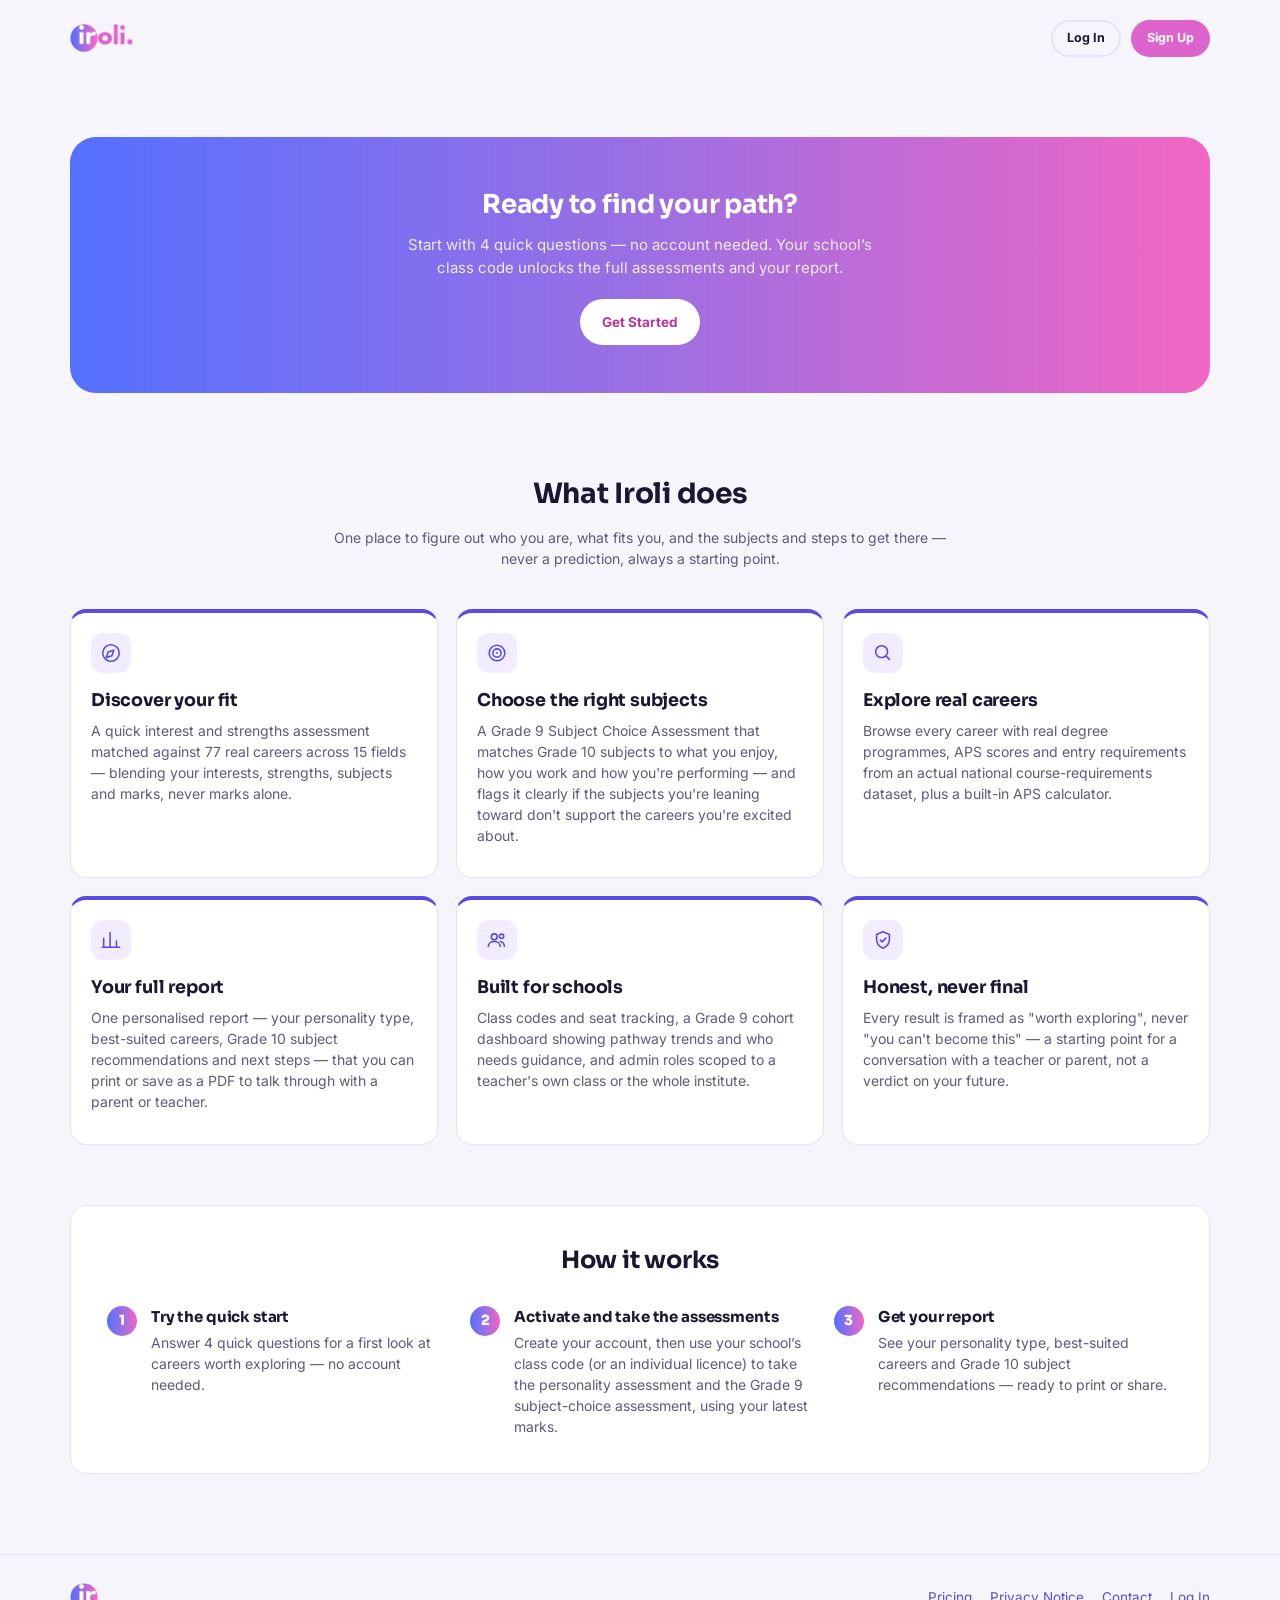
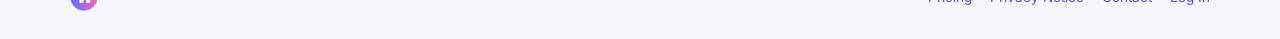
<file: index.html>
<!DOCTYPE html>
<html lang="en">
<head>
<meta charset="UTF-8"/>
<meta name="viewport" content="width=device-width, initial-scale=1.0, viewport-fit=cover"/>
<meta name="color-scheme" content="light dark"/>
<meta name="theme-color" content="#F6F5FC" media="(prefers-color-scheme: light)"/>
<meta name="theme-color" content="#131126" media="(prefers-color-scheme: dark)"/>
<title>Iroli Career Pathway — Find the path that fits you</title>
<meta name="description" content="Iroli helps South African Grade 9–12 learners discover careers that match who they are, choose the right Grade 10 subjects, and see exactly what it takes to get there."/>
<link rel="icon" type="image/png" href="assets/logo-mark.png">
<link rel="preconnect" href="https://fonts.googleapis.com">
<link rel="preconnect" href="https://fonts.gstatic.com" crossorigin>
<link href="https://fonts.googleapis.com/css2?family=Sora:wght@400;600;700;800&family=Inter:wght@400;500;600;700&display=swap" rel="stylesheet">
<link rel="stylesheet" href="style.css">
<style>
  .topbar-land{display:flex;align-items:center;justify-content:space-between;max-width:1180px;margin:0 auto;padding:20px 20px;}
  .topbar-land .brand-wordmark{height:28px;display:block;}
  /* This page's own buttons use the logo's pink, never the app's indigo/purple. */
  .btn-primary{background:var(--amber);color:#fff;}
  .btn-primary:hover{background:var(--plum);}
  .section{max-width:1180px;margin:0 auto;padding:60px 20px;}
  .feature-card{border-top:4px solid var(--indigo);height:100%;}
  .feature-card .ico{width:40px;height:40px;border-radius:12px;background:var(--t-violet);display:flex;align-items:center;justify-content:center;margin-bottom:14px;}
  .step-num{width:30px;height:30px;border-radius:50%;background:var(--brand-grad);color:#fff;display:flex;align-items:center;justify-content:center;font-weight:800;font-family:var(--font-head);font-size:14px;flex-shrink:0;}
  .cta-band{background:var(--brand-grad);border-radius:var(--radius-lg);padding:48px 32px;text-align:center;color:#fff;}
  .cta-band h2{color:#fff;}
  .cta-band .btn-primary{background:#fff;color:var(--plum);}
  .cta-band .btn-primary:hover{background:#FCEAF7;}
  .land-footer{border-top:1px solid var(--line);margin-top:20px;}
  .land-footer-inner{max-width:1180px;margin:0 auto;padding:28px 20px;display:flex;justify-content:space-between;align-items:center;flex-wrap:wrap;gap:14px;}
</style>
</head>
<body>

<div class="topbar-land">
  <img class="brand-wordmark" src="assets/logo-wordmark.png" alt="Iroli"/>
  <div style="display:flex;gap:10px;">
    <a href="app.html" class="btn btn-ghost btn-sm">Log In</a>
    <a href="app.html" class="btn btn-primary btn-sm">Sign Up</a>
  </div>
</div>

<section class="section">
  <div class="cta-band">
    <h2 style="font-size:26px;">Ready to find your path?</h2>
    <p style="color:#F1ECFF;max-width:480px;margin:0 auto 20px;">Start with 4 quick questions — no account needed. Your school’s class code unlocks the full assessments and your report.</p>
    <a href="app.html" class="btn btn-primary">Get Started</a>
  </div>
</section>

<section class="section" id="what-we-do" style="padding-top:20px;">
  <div style="text-align:center;max-width:640px;margin:0 auto 40px;">
    <h2 style="font-size:28px;">What Iroli does</h2>
    <p class="page-sub">One place to figure out who you are, what fits you, and the subjects and steps to get there — never a prediction, always a starting point.</p>
  </div>
  <div class="grid grid-3" style="gap:18px;">
    <div class="card feature-card">
      <div class="ico"><svg viewBox="0 0 24 24" width="22" height="22" stroke="var(--link)" fill="none" stroke-width="1.7" stroke-linecap="round" stroke-linejoin="round"><circle cx="12" cy="12" r="9"/><path d="M15 9l-2 6-6 2 2-6 6-2z"/></svg></div>
      <h3>Discover your fit</h3>
      <p class="page-sub">A quick interest and strengths assessment matched against 77 real careers across 15 fields — blending your interests, strengths, subjects and marks, never marks alone.</p>
    </div>
    <div class="card feature-card">
      <div class="ico"><svg viewBox="0 0 24 24" width="22" height="22" stroke="var(--link)" fill="none" stroke-width="1.7" stroke-linecap="round" stroke-linejoin="round"><circle cx="12" cy="12" r="8.5"/><circle cx="12" cy="12" r="4.5"/><circle cx="12" cy="12" r="1" fill="var(--indigo)" stroke="none"/></svg></div>
      <h3>Choose the right subjects</h3>
      <p class="page-sub">A Grade 9 Subject Choice Assessment that matches Grade 10 subjects to what you enjoy, how you work and how you're performing — and flags it clearly if the subjects you're leaning toward don't support the careers you're excited about.</p>
    </div>
    <div class="card feature-card">
      <div class="ico"><svg viewBox="0 0 24 24" width="22" height="22" stroke="var(--link)" fill="none" stroke-width="1.7" stroke-linecap="round" stroke-linejoin="round"><circle cx="10.5" cy="10.5" r="6.5"/><path d="M19 19l-4-4"/></svg></div>
      <h3>Explore real careers</h3>
      <p class="page-sub">Browse every career with real degree programmes, APS scores and entry requirements from an actual national course-requirements dataset, plus a built-in APS calculator.</p>
    </div>
    <div class="card feature-card">
      <div class="ico"><svg viewBox="0 0 24 24" width="22" height="22" stroke="var(--link)" fill="none" stroke-width="1.7" stroke-linecap="round" stroke-linejoin="round"><path d="M4 20V10M11 20V4M18 20v-7"/><path d="M2.5 20h19"/></svg></div>
      <h3>Your full report</h3>
      <p class="page-sub">One personalised report — your personality type, best-suited careers, Grade 10 subject recommendations and next steps — that you can print or save as a PDF to talk through with a parent or teacher.</p>
    </div>
    <div class="card feature-card">
      <div class="ico"><svg viewBox="0 0 24 24" width="22" height="22" stroke="var(--link)" fill="none" stroke-width="1.7" stroke-linecap="round" stroke-linejoin="round"><circle cx="9" cy="8.5" r="3.2"/><path d="M2.5 19c0-3.3 2.9-5.5 6.5-5.5s6.5 2.2 6.5 5.5"/><circle cx="17" cy="8" r="2.4"/><path d="M15.5 13.6c2.7.5 4.5 2.4 4.5 5.4"/></svg></div>
      <h3>Built for schools</h3>
      <p class="page-sub">Class codes and seat tracking, a Grade 9 cohort dashboard showing pathway trends and who needs guidance, and admin roles scoped to a teacher's own class or the whole institute.</p>
    </div>
    <div class="card feature-card">
      <div class="ico"><svg viewBox="0 0 24 24" width="22" height="22" stroke="var(--link)" fill="none" stroke-width="1.7" stroke-linecap="round" stroke-linejoin="round"><path d="M12 3l7 3v5.2c0 4.6-3 8.2-7 9.8-4-1.6-7-5.2-7-9.8V6l7-3z"/><path d="M9 12l2 2 4-4"/></svg></div>
      <h3>Honest, never final</h3>
      <p class="page-sub">Every result is framed as "worth exploring", never "you can't become this" — a starting point for a conversation with a teacher or parent, not a verdict on your future.</p>
    </div>
  </div>
</section>

<section class="section" style="padding-top:0;">
  <div class="card" style="padding:36px;">
    <h2 style="font-size:24px;text-align:center;margin-bottom:28px;">How it works</h2>
    <div class="grid grid-3" style="gap:24px;">
      <div style="display:flex;gap:14px;"><div class="step-num">1</div><div><h4 style="margin-bottom:4px;">Try the quick start</h4><p class="page-sub" style="margin:0;">Answer 4 quick questions for a first look at careers worth exploring — no account needed.</p></div></div>
      <div style="display:flex;gap:14px;"><div class="step-num">2</div><div><h4 style="margin-bottom:4px;">Activate and take the assessments</h4><p class="page-sub" style="margin:0;">Create your account, then use your school’s class code (or an individual licence) to take the personality assessment and the Grade 9 subject-choice assessment, using your latest marks.</p></div></div>
      <div style="display:flex;gap:14px;"><div class="step-num">3</div><div><h4 style="margin-bottom:4px;">Get your report</h4><p class="page-sub" style="margin:0;">See your personality type, best-suited careers and Grade 10 subject recommendations — ready to print or share.</p></div></div>
    </div>
  </div>
</section>

<div class="land-footer">
  <div class="land-footer-inner">
    <img src="assets/logo-mark.png" alt="Iroli" width="28" height="28"/>
    <div style="display:flex;gap:18px;flex-wrap:wrap;font-size:13.5px;">
      <a href="pricing.html">Pricing</a>
      <a href="privacy.html">Privacy Notice</a>
      <a href="mailto:sihlangudelso@gmail.com">Contact</a>
      <a href="app.html">Log In</a>
    </div>
  </div>
</div>

</body>
</html>
</file>
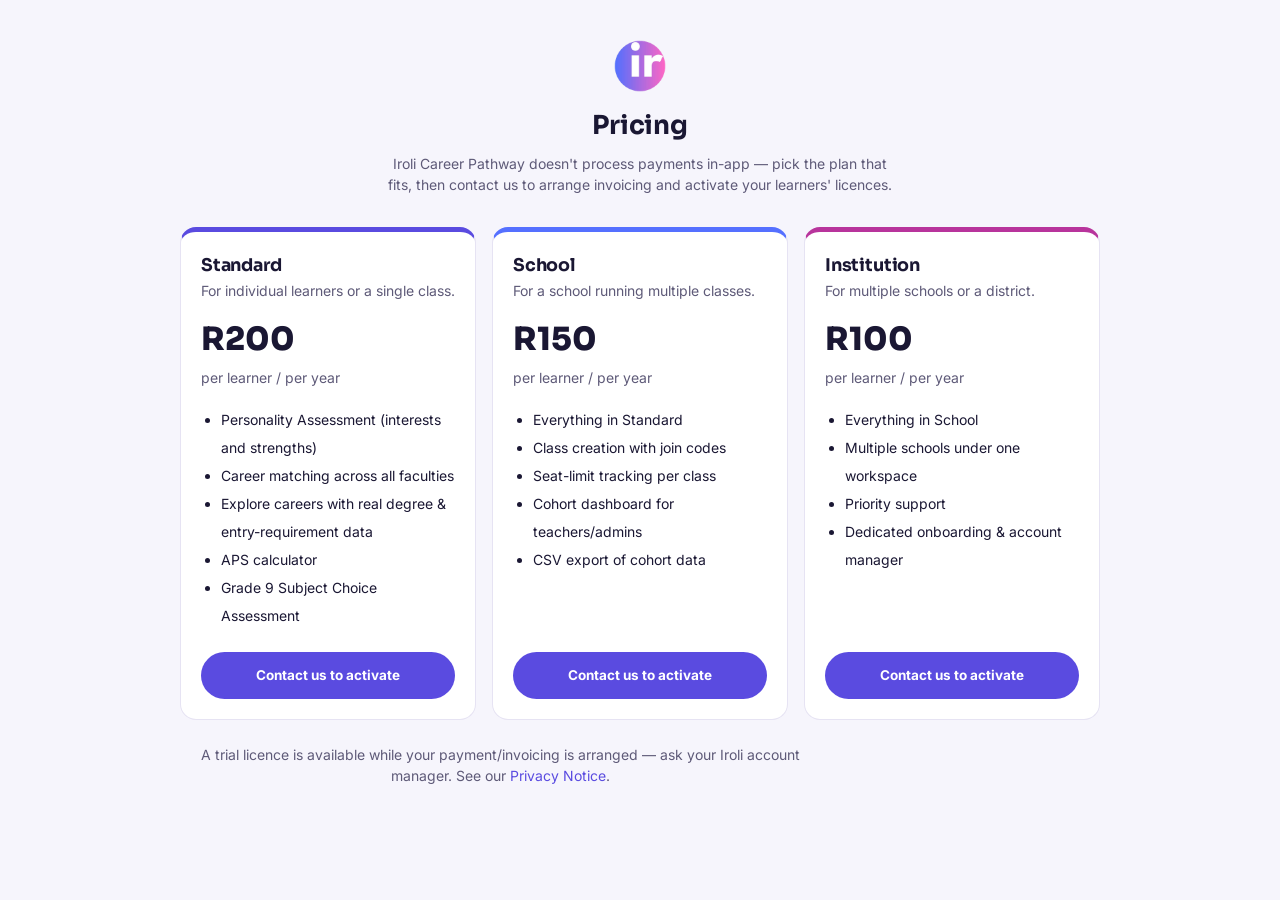
<file: pricing.html>
<!DOCTYPE html>
<html lang="en">
<head>
<meta charset="UTF-8"/>
<meta name="viewport" content="width=device-width, initial-scale=1.0, viewport-fit=cover"/>
<meta name="color-scheme" content="light dark"/>
<meta name="theme-color" content="#F6F5FC" media="(prefers-color-scheme: light)"/>
<meta name="theme-color" content="#131126" media="(prefers-color-scheme: dark)"/>
<title>Pricing — Iroli Career Pathway</title>
<link rel="icon" type="image/png" href="assets/logo-mark.png">
<link rel="preconnect" href="https://fonts.googleapis.com">
<link rel="preconnect" href="https://fonts.gstatic.com" crossorigin>
<link href="https://fonts.googleapis.com/css2?family=Sora:wght@400;600;700;800&family=Inter:wght@400;500;600;700&display=swap" rel="stylesheet">
<link rel="stylesheet" href="style.css">
</head>
<body>
<div style="max-width:960px;margin:0 auto;padding:40px 20px 60px;">

  <div style="text-align:center;margin-bottom:32px;">
    <img class="brand-mark-img" src="assets/logo-mark.png" alt="Iroli"/>
    <h1 style="font-size:26px;margin-bottom:8px;">Pricing</h1>
    <p class="page-sub" style="margin:0 auto;max-width:520px;">Iroli Career Pathway doesn't process payments in-app — pick the plan that fits, then contact us to arrange invoicing and activate your learners' licences.</p>
  </div>

  <div class="grid grid-3" style="margin-bottom:24px;gap:16px;">

    <div class="card" style="display:flex;flex-direction:column;border-top:5px solid var(--indigo);">
      <h3 style="margin-bottom:2px;">Standard</h3>
      <p class="page-sub" style="margin-bottom:14px;">For individual learners or a single class.</p>
      <div style="margin-bottom:4px;"><span style="font-family:var(--font-head);font-size:32px;font-weight:800;">R200</span></div>
      <p class="page-sub" style="margin-bottom:18px;">per learner / per year</p>
      <ul style="margin:0 0 22px;padding-left:20px;line-height:2;font-size:14px;flex:1;">
        <li>Personality Assessment (interests and strengths)</li>
        <li>Career matching across all faculties</li>
        <li>Explore careers with real degree &amp; entry-requirement data</li>
        <li>APS calculator</li>
        <li>Grade 9 Subject Choice Assessment</li>
      </ul>
      <a href="mailto:sihlangudelso@gmail.com?subject=Iroli%20Career%20Pathway%20-%20Standard%20plan" class="btn btn-primary" style="width:100%;text-align:center;">Contact us to activate</a>
    </div>

    <div class="card" style="display:flex;flex-direction:column;border-top:5px solid var(--teal);position:relative;">
      <h3 style="margin-bottom:2px;">School</h3>
      <p class="page-sub" style="margin-bottom:14px;">For a school running multiple classes.</p>
      <div style="margin-bottom:4px;"><span style="font-family:var(--font-head);font-size:32px;font-weight:800;">R150</span></div>
      <p class="page-sub" style="margin-bottom:18px;">per learner / per year</p>
      <ul style="margin:0 0 22px;padding-left:20px;line-height:2;font-size:14px;flex:1;">
        <li>Everything in Standard</li>
        <li>Class creation with join codes</li>
        <li>Seat-limit tracking per class</li>
        <li>Cohort dashboard for teachers/admins</li>
        <li>CSV export of cohort data</li>
      </ul>
      <a href="mailto:sihlangudelso@gmail.com?subject=Iroli%20Career%20Pathway%20-%20School%20plan" class="btn btn-primary" style="width:100%;text-align:center;">Contact us to activate</a>
    </div>

    <div class="card" style="display:flex;flex-direction:column;border-top:5px solid var(--plum);">
      <h3 style="margin-bottom:2px;">Institution</h3>
      <p class="page-sub" style="margin-bottom:14px;">For multiple schools or a district.</p>
      <div style="margin-bottom:4px;"><span style="font-family:var(--font-head);font-size:32px;font-weight:800;">R100</span></div>
      <p class="page-sub" style="margin-bottom:18px;">per learner / per year</p>
      <ul style="margin:0 0 22px;padding-left:20px;line-height:2;font-size:14px;flex:1;">
        <li>Everything in School</li>
        <li>Multiple schools under one workspace</li>
        <li>Priority support</li>
        <li>Dedicated onboarding &amp; account manager</li>
      </ul>
      <a href="mailto:sihlangudelso@gmail.com?subject=Iroli%20Career%20Pathway%20-%20Institution%20plan" class="btn btn-primary" style="width:100%;text-align:center;">Contact us to activate</a>
    </div>

  </div>

  <p class="page-sub" style="text-align:center;">A trial licence is available while your payment/invoicing is arranged — ask your Iroli account manager. See our <a href="privacy.html">Privacy Notice</a>.</p>

</div>
</body>
</html>
</file>
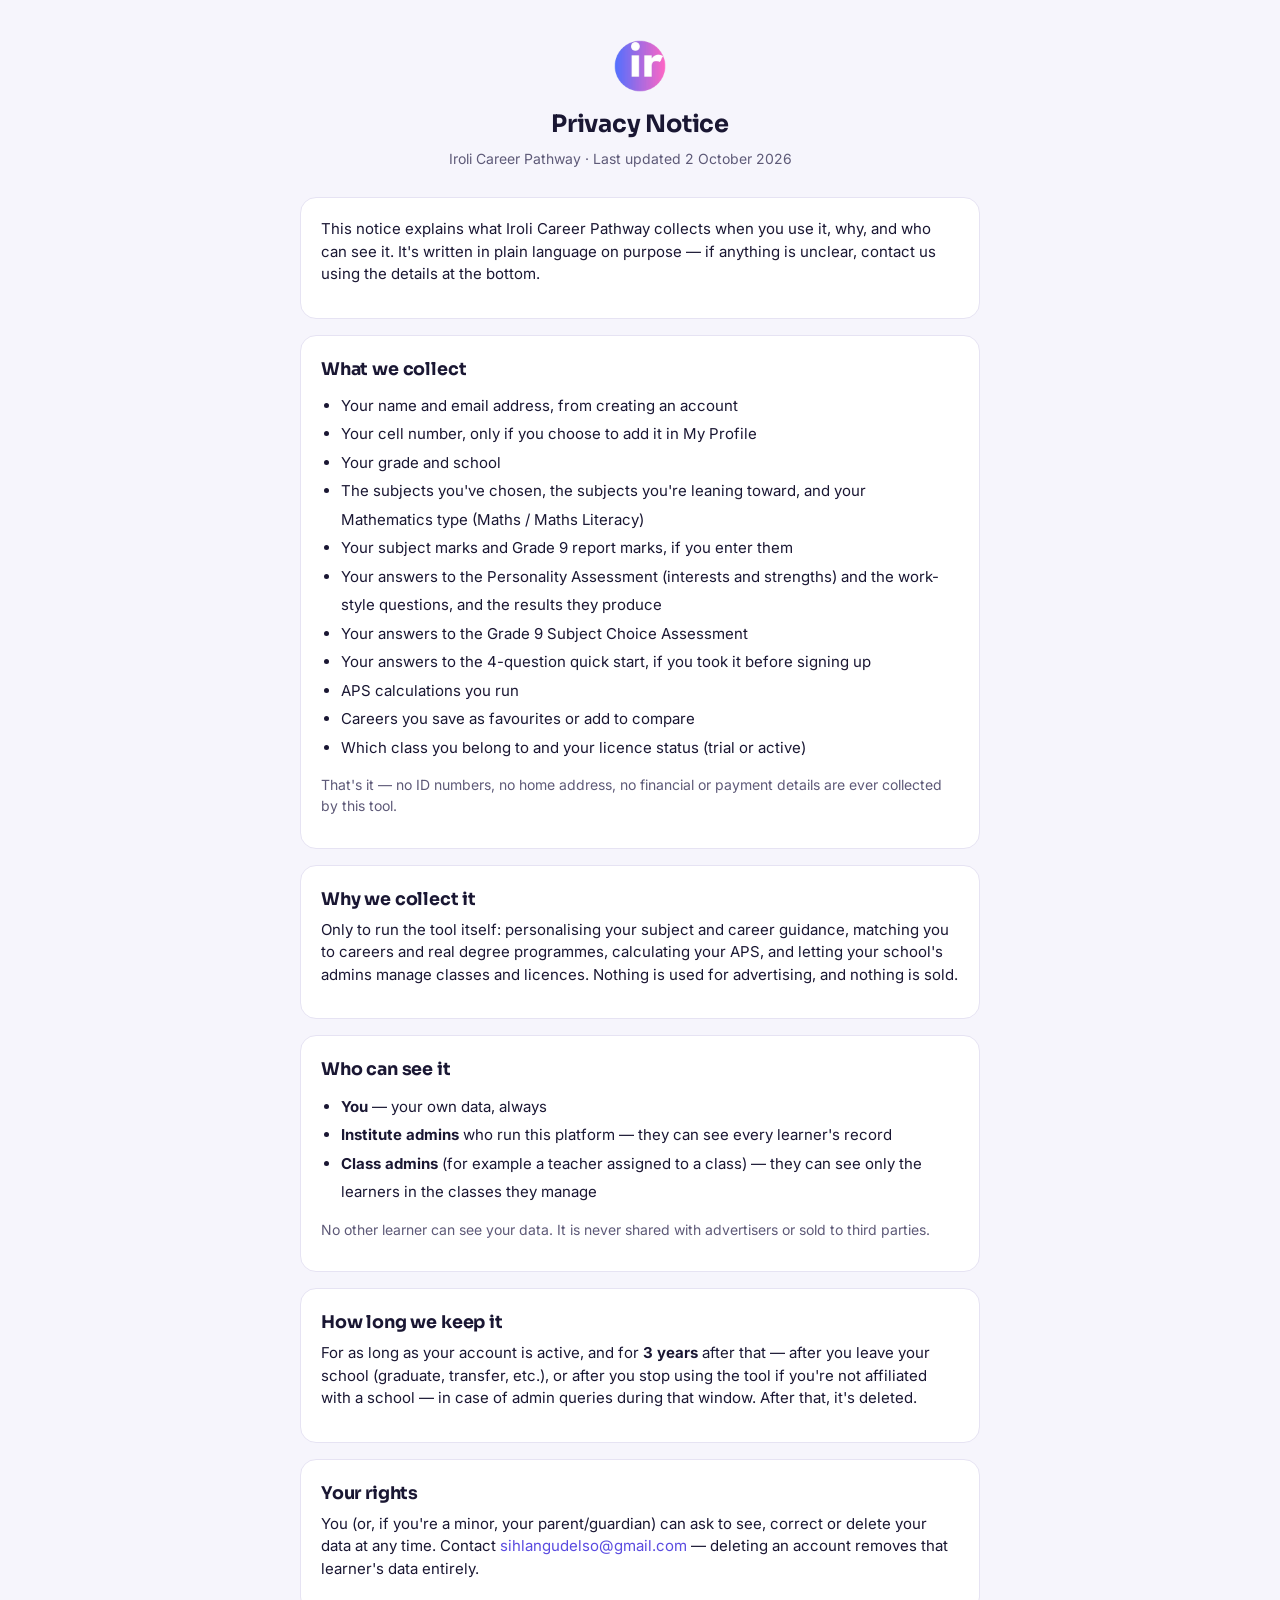
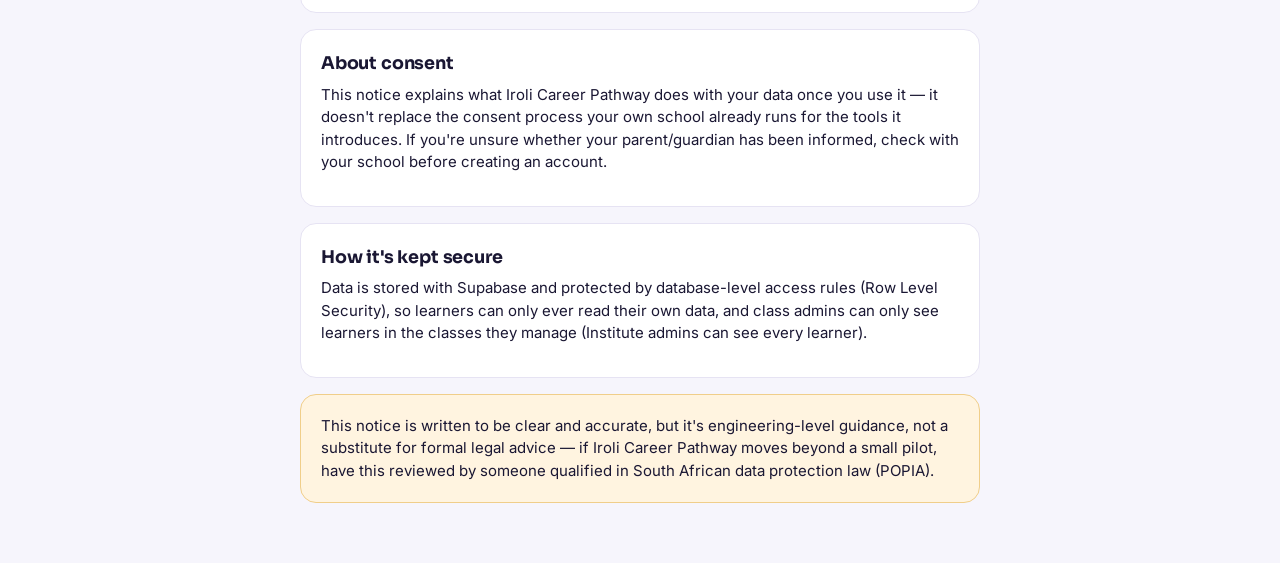
<file: privacy.html>
<!DOCTYPE html>
<html lang="en">
<head>
<meta charset="UTF-8"/>
<meta name="viewport" content="width=device-width, initial-scale=1.0, viewport-fit=cover"/>
<meta name="color-scheme" content="light dark"/>
<meta name="theme-color" content="#F6F5FC" media="(prefers-color-scheme: light)"/>
<meta name="theme-color" content="#131126" media="(prefers-color-scheme: dark)"/>
<title>Privacy Notice — Iroli Career Pathway</title>
<link rel="icon" type="image/png" href="assets/logo-mark.png">
<link rel="preconnect" href="https://fonts.googleapis.com">
<link rel="preconnect" href="https://fonts.gstatic.com" crossorigin>
<link href="https://fonts.googleapis.com/css2?family=Sora:wght@400;600;700;800&family=Inter:wght@400;500;600;700&display=swap" rel="stylesheet">
<link rel="stylesheet" href="style.css">
</head>
<body>
<div style="max-width:720px;margin:0 auto;padding:40px 20px 60px;">

  <div style="text-align:center;margin-bottom:28px;">
    <img class="brand-mark-img" src="assets/logo-mark.png" alt="Iroli"/>
    <h1 style="font-size:24px;margin-bottom:6px;">Privacy Notice</h1>
    <p class="page-sub">Iroli Career Pathway · Last updated 2 October 2026</p>
  </div>

  <div class="card" style="margin-bottom:16px;">
    <p>This notice explains what Iroli Career Pathway collects when you use it, why, and who can see it. It's written in plain language on purpose — if anything is unclear, contact us using the details at the bottom.</p>
  </div>

  <div class="card" style="margin-bottom:16px;">
    <h3>What we collect</h3>
    <ul style="margin:10px 0 0;padding-left:20px;line-height:1.9;">
      <li>Your name and email address, from creating an account</li>
      <li>Your cell number, only if you choose to add it in My Profile</li>
      <li>Your grade and school</li>
      <li>The subjects you've chosen, the subjects you're leaning toward, and your Mathematics type (Maths / Maths Literacy)</li>
      <li>Your subject marks and Grade 9 report marks, if you enter them</li>
      <li>Your answers to the Personality Assessment (interests and strengths) and the work-style questions, and the results they produce</li>
      <li>Your answers to the Grade 9 Subject Choice Assessment</li>
      <li>Your answers to the 4-question quick start, if you took it before signing up</li>
      <li>APS calculations you run</li>
      <li>Careers you save as favourites or add to compare</li>
      <li>Which class you belong to and your licence status (trial or active)</li>
    </ul>
    <p class="page-sub" style="margin-top:12px;">That's it — no ID numbers, no home address, no financial or payment details are ever collected by this tool.</p>
  </div>

  <div class="card" style="margin-bottom:16px;">
    <h3>Why we collect it</h3>
    <p>Only to run the tool itself: personalising your subject and career guidance, matching you to careers and real degree programmes, calculating your APS, and letting your school's admins manage classes and licences. Nothing is used for advertising, and nothing is sold.</p>
  </div>

  <div class="card" style="margin-bottom:16px;">
    <h3>Who can see it</h3>
    <ul style="margin:10px 0 0;padding-left:20px;line-height:1.9;">
      <li><b>You</b> — your own data, always</li>
      <li><b>Institute admins</b> who run this platform — they can see every learner's record</li>
      <li><b>Class admins</b> (for example a teacher assigned to a class) — they can see only the learners in the classes they manage</li>
    </ul>
    <p class="page-sub" style="margin-top:12px;">No other learner can see your data. It is never shared with advertisers or sold to third parties.</p>
  </div>

  <div class="card" style="margin-bottom:16px;">
    <h3>How long we keep it</h3>
    <p>For as long as your account is active, and for <b>3 years</b> after that — after you leave your school (graduate, transfer, etc.), or after you stop using the tool if you're not affiliated with a school — in case of admin queries during that window. After that, it's deleted.</p>
  </div>

  <div class="card" style="margin-bottom:16px;">
    <h3>Your rights</h3>
    <p>You (or, if you're a minor, your parent/guardian) can ask to see, correct or delete your data at any time. Contact <a href="mailto:sihlangudelso@gmail.com">sihlangudelso@gmail.com</a> — deleting an account removes that learner's data entirely.</p>
  </div>

  <div class="card" style="margin-bottom:16px;">
    <h3>About consent</h3>
    <p>This notice explains what Iroli Career Pathway does with your data once you use it — it doesn't replace the consent process your own school already runs for the tools it introduces. If you're unsure whether your parent/guardian has been informed, check with your school before creating an account.</p>
  </div>

  <div class="card" style="margin-bottom:16px;">
    <h3>How it's kept secure</h3>
    <p>Data is stored with Supabase and protected by database-level access rules (Row Level Security), so learners can only ever read their own data, and class admins can only see learners in the classes they manage (Institute admins can see every learner).</p>
  </div>

  <div class="card" style="background:var(--t-amber);border-color:var(--warn-line);">
    <p style="margin:0;">This notice is written to be clear and accurate, but it's engineering-level guidance, not a substitute for formal legal advice — if Iroli Career Pathway moves beyond a small pilot, have this reviewed by someone qualified in South African data protection law (POPIA).</p>
  </div>

</div>
</body>
</html>
</file>
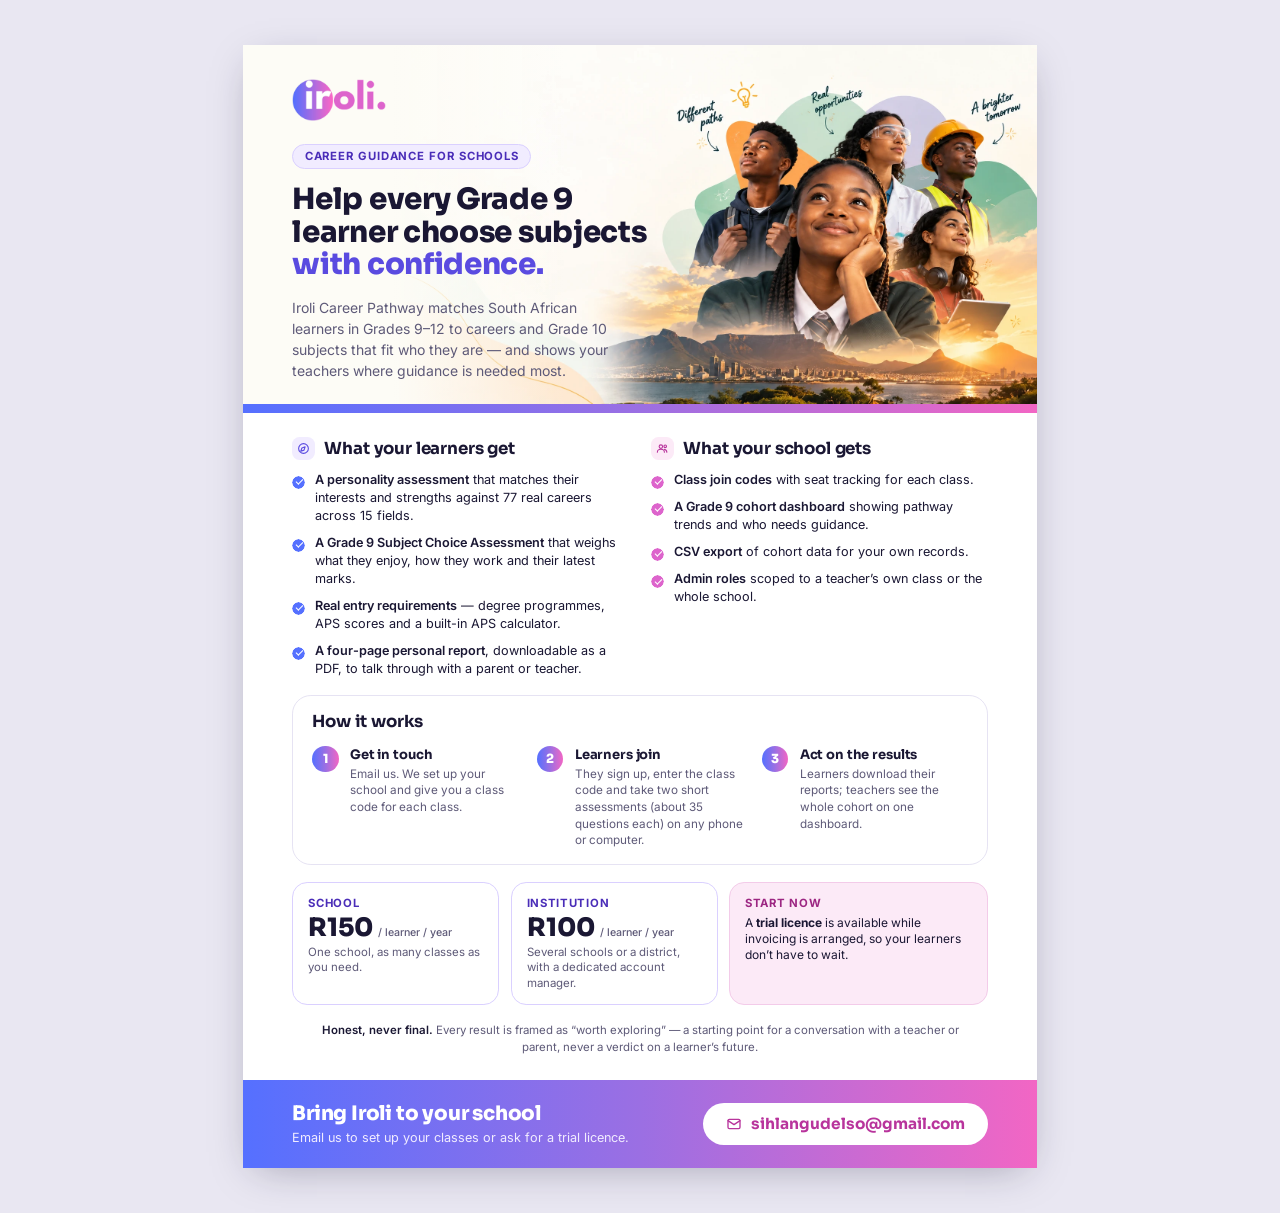
<file: flyer/schools-flyer.html>
<!DOCTYPE html>
<html lang="en">
<head>
<meta charset="UTF-8"/>
<meta name="viewport" content="width=device-width, initial-scale=1.0"/>
<meta name="color-scheme" content="light only"/>
<title>Iroli for Schools</title>
<link rel="preconnect" href="https://fonts.googleapis.com">
<link rel="preconnect" href="https://fonts.gstatic.com" crossorigin>
<link href="https://fonts.googleapis.com/css2?family=Sora:wght@600;700;800&family=Inter:wght@400;500;600;700&display=swap" rel="stylesheet">
<style>
  /* A printed sheet: always light, colours from the iroli brand tokens in style.css. */
  :root{
    --ink:#1A1733; --muted:#5E5A78; --line:#E6E3F3; --surface:#FFFFFF;
    --indigo:#5A4BE0; --plum:#B8349C;
    --brand-blue:#5570FF; --brand-violet:#9B6FE3; --brand-pink:#DD64CC; --brand-pink-bright:#F266C4;
    --brand-grad:linear-gradient(90deg,#5570FF,#9B6FE3 50%,#F266C4);
    --tint-violet:#F1ECFF; --tint-blue:#E9EDFF; --tint-pink:#FCEAF7; --tint-line:#DAD0FF;
    --on-violet:#4A2DB8; --on-pink:#9C2682;
    --font-head:'Sora',system-ui,sans-serif; --font-body:'Inter',system-ui,sans-serif;
  }
  @page{size:A4;margin:0;}
  *{box-sizing:border-box;}
  html,body{margin:0;background:#E9E7F2;}
  body{font-family:var(--font-body);color:var(--ink);-webkit-print-color-adjust:exact;print-color-adjust:exact;}
  h1,h2,h3{font-family:var(--font-head);margin:0;letter-spacing:-0.01em;color:var(--ink);}
  p{margin:0;}

  .sheet{width:210mm;height:297mm;margin:12mm auto;background:#fff;position:relative;overflow:hidden;
    display:flex;flex-direction:column;box-shadow:0 10px 40px -12px rgba(26,23,51,.35);}
  @media print{html,body{background:#fff;}.sheet{margin:0;box-shadow:none;}}
  @media screen and (max-width:820px){
    /* On a phone, shrink the whole sheet to fit the screen width. */
    .sheet{zoom:calc(100vw / 230mm);margin:4mm auto;}
  }

  /* ---------- Hero ---------- */
  /* The photo fills the hero from the right; its left edge fades into the page colour behind the headline. */
  .hero{position:relative;height:95mm;background:
    linear-gradient(90deg,#FDFCF6 0,#FDFCF6 40mm,rgba(253,252,246,0) 85mm),
    url("../assets/hero-learners.webp") right bottom / auto 100% no-repeat,#FDFCF6;}
  .hero-copy{position:absolute;left:13mm;top:9mm;width:98mm;}
  .wordmark{height:11mm;display:block;margin-bottom:6mm;}
  .eyebrow{display:inline-block;font-size:8.5pt;font-weight:700;letter-spacing:.08em;text-transform:uppercase;
    color:var(--on-violet);background:var(--tint-violet);border:1px solid var(--tint-line);border-radius:999px;padding:1.2mm 3mm;margin-bottom:4mm;}
  .hero h1{font-size:22pt;line-height:1.12;font-weight:800;}
  .hero h1 .grad{color:var(--indigo);}
  .hero .lede{font-size:10.5pt;line-height:1.5;color:var(--muted);margin-top:4mm;max-width:84mm;}
  .hero,.grad-rule,.cta{flex-shrink:0;}
  .grad-rule{height:2.2mm;background:var(--brand-grad);}

  /* ---------- Body ---------- */
  .body{flex:1;padding:6.5mm 13mm 4mm;display:flex;flex-direction:column;gap:4.5mm;}

  .cols{display:grid;grid-template-columns:1fr 1fr;gap:6mm;}
  .panel h2{font-size:12.5pt;font-weight:700;margin-bottom:3mm;display:flex;align-items:center;gap:2.5mm;}
  .panel h2 i{width:6mm;height:6mm;border-radius:2mm;display:inline-flex;align-items:center;justify-content:center;background:var(--tint-violet);}
  .panel.school h2 i{background:var(--tint-pink);}
  ul.ticks{list-style:none;margin:0;padding:0;display:flex;flex-direction:column;gap:2.4mm;}
  ul.ticks li{position:relative;padding-left:6mm;font-size:9.5pt;line-height:1.42;}
  ul.ticks li::before{content:"";position:absolute;left:0;top:1.3mm;width:3.4mm;height:3.4mm;border-radius:50%;background:var(--brand-blue);
    -webkit-mask:url("data:image/svg+xml,%3Csvg xmlns='http://www.w3.org/2000/svg' viewBox='0 0 16 16'%3E%3Ccircle cx='8' cy='8' r='8'/%3E%3C/svg%3E");}
  ul.ticks li::after{content:"";position:absolute;left:.95mm;top:2.15mm;width:1.5mm;height:.8mm;border-left:.45mm solid #fff;border-bottom:.45mm solid #fff;transform:rotate(-45deg);}
  .panel.school ul.ticks li::before{background:var(--brand-pink);}
  ul.ticks b{font-weight:600;}

  .steps{border:1px solid var(--line);border-radius:5mm;padding:4mm 5mm;}
  .steps h2{font-size:12.5pt;font-weight:700;margin-bottom:3.5mm;}
  .steps-row{display:grid;grid-template-columns:repeat(3,1fr);gap:5mm;}
  .step{display:flex;gap:3mm;}
  .num{flex-shrink:0;width:7mm;height:7mm;border-radius:50%;background:var(--brand-grad);color:#fff;font-family:var(--font-head);font-weight:800;font-size:9.5pt;display:flex;align-items:center;justify-content:center;}
  .step h3{font-size:9.8pt;font-weight:700;margin-bottom:.8mm;}
  .step p{font-size:8.8pt;line-height:1.42;color:var(--muted);}

  .pricing{display:grid;grid-template-columns:1fr 1fr 1.25fr;gap:3mm;align-items:stretch;}
  .price{border:1px solid var(--tint-line);border-radius:4mm;padding:3.5mm 4mm;background:#fff;}
  .price .tier{font-size:8.5pt;font-weight:700;letter-spacing:.06em;text-transform:uppercase;color:var(--on-violet);}
  .price .amt{font-family:var(--font-head);font-size:19pt;font-weight:800;line-height:1.15;margin-top:.8mm;}
  .price .amt small{font-family:var(--font-body);font-size:8pt;font-weight:500;color:var(--muted);}
  .price p{font-size:8.6pt;color:var(--muted);line-height:1.35;margin-top:.6mm;}
  .price.trial{background:var(--tint-pink);border-color:#F3CBE9;}
  .price.trial .tier{color:var(--on-pink);}
  .price.trial p{color:var(--ink);font-size:9pt;margin-top:1.2mm;}

  .honest{font-size:8.6pt;color:var(--muted);line-height:1.45;text-align:center;padding:0 6mm;}
  .honest b{color:var(--ink);font-weight:600;}

  /* ---------- Footer CTA ---------- */
  .cta{margin-top:auto;background:var(--brand-grad);color:#fff;padding:6mm 13mm;display:flex;align-items:center;justify-content:space-between;gap:6mm;}
  .cta h2{color:#fff;font-size:15pt;font-weight:800;line-height:1.2;}
  .cta p{color:#F1ECFF;font-size:9.5pt;margin-top:1mm;}
  .mail{background:#fff;color:var(--plum);font-family:var(--font-head);font-weight:700;font-size:11.5pt;border-radius:999px;padding:3mm 6mm;white-space:nowrap;display:flex;align-items:center;gap:2.5mm;}
</style>
</head>
<body>
<div class="sheet">

  <div class="hero">
    <div class="hero-copy">
      <img class="wordmark" src="../assets/logo-wordmark.png" alt="iroli"/>
      <span class="eyebrow">Career guidance for schools</span>
      <h1>Help every Grade 9 learner choose subjects <span class="grad">with confidence.</span></h1>
      <p class="lede">Iroli Career Pathway matches South African learners in Grades 9–12 to careers and Grade 10 subjects that fit who they are — and shows your teachers where guidance is needed most.</p>
    </div>
  </div>
  <div class="grad-rule"></div>

  <div class="body">


    <div class="cols">
      <div class="panel">
        <h2><i><svg viewBox="0 0 24 24" width="13" height="13" stroke="#5A4BE0" fill="none" stroke-width="2" stroke-linecap="round" stroke-linejoin="round"><circle cx="12" cy="12" r="9"/><path d="M15 9l-2 6-6 2 2-6 6-2z"/></svg></i>What your learners get</h2>
        <ul class="ticks">
          <li><b>A personality assessment</b> that matches their interests and strengths against 77 real careers across 15 fields.</li>
          <li><b>A Grade 9 Subject Choice Assessment</b> that weighs what they enjoy, how they work and their latest marks.</li>
          <li><b>Real entry requirements</b> — degree programmes, APS scores and a built-in APS calculator.</li>
          <li><b>A four-page personal report</b>, downloadable as a PDF, to talk through with a parent or teacher.</li>
        </ul>
      </div>
      <div class="panel school">
        <h2><i><svg viewBox="0 0 24 24" width="13" height="13" stroke="#B8349C" fill="none" stroke-width="2" stroke-linecap="round" stroke-linejoin="round"><circle cx="9" cy="8.5" r="3.2"/><path d="M2.5 19c0-3.3 2.9-5.5 6.5-5.5s6.5 2.2 6.5 5.5"/><circle cx="17" cy="8" r="2.4"/><path d="M15.5 13.6c2.7.5 4.5 2.4 4.5 5.4"/></svg></i>What your school gets</h2>
        <ul class="ticks">
          <li><b>Class join codes</b> with seat tracking for each class.</li>
          <li><b>A Grade 9 cohort dashboard</b> showing pathway trends and who needs guidance.</li>
          <li><b>CSV export</b> of cohort data for your own records.</li>
          <li><b>Admin roles</b> scoped to a teacher’s own class or the whole school.</li>
        </ul>
      </div>
    </div>

    <div class="steps">
      <h2>How it works</h2>
      <div class="steps-row">
        <div class="step"><div class="num">1</div><div><h3>Get in touch</h3><p>Email us. We set up your school and give you a class code for each class.</p></div></div>
        <div class="step"><div class="num">2</div><div><h3>Learners join</h3><p>They sign up, enter the class code and take two short assessments (about 35 questions each) on any phone or computer.</p></div></div>
        <div class="step"><div class="num">3</div><div><h3>Act on the results</h3><p>Learners download their reports; teachers see the whole cohort on one dashboard.</p></div></div>
      </div>
    </div>

    <div class="pricing">
      <div class="price"><div class="tier">School</div><div class="amt">R150 <small>/ learner / year</small></div><p>One school, as many classes as you need.</p></div>
      <div class="price"><div class="tier">Institution</div><div class="amt">R100 <small>/ learner / year</small></div><p>Several schools or a district, with a dedicated account manager.</p></div>
      <div class="price trial"><div class="tier">Start now</div><p>A <b>trial licence</b> is available while invoicing is arranged, so your learners don’t have to wait.</p></div>
    </div>

    <p class="honest"><b>Honest, never final.</b> Every result is framed as “worth exploring” — a starting point for a conversation with a teacher or parent, never a verdict on a learner’s future.</p>

  </div>

  <div class="cta">
    <div>
      <h2>Bring Iroli to your school</h2>
      <p>Email us to set up your classes or ask for a trial licence.</p>
    </div>
    <div class="mail"><svg viewBox="0 0 24 24" width="16" height="16" stroke="#B8349C" fill="none" stroke-width="2" stroke-linecap="round" stroke-linejoin="round"><rect x="3" y="5" width="18" height="14" rx="2"/><path d="M3 7l9 6 9-6"/></svg>sihlangudelso@gmail.com</div>
  </div>

</div>
</body>
</html>
</file>
<file: style.css>
:root{
  color-scheme:light;
  --bg:#F6F5FC; --surface:#FFFFFF; --ink:#1A1733; --muted:#5E5A78; --line:#E6E3F3;
  --indigo:#5A4BE0; --indigo-ink:#3A2DAE; --amber:#DD64CC; --teal:#5570FF; --coral:#EE5A9E;
  --grass:#1FA25A; --sky:#5570FF; --olive:#9B6FE3; --plum:#B8349C;
  --brand-blue:#5570FF; --brand-violet:#9B6FE3; --brand-pink:#DD64CC; --brand-pink-bright:#F266C4;
  --brand-grad:linear-gradient(90deg,#5570FF,#9B6FE3 50%,#F266C4);
  --tint-violet:#F1ECFF; --tint-blue:#E9EDFF; --tint-pink:#FCEAF7; --tint-line:#DAD0FF; --tint-amber:#FFF4E0;
  --sidebar-bg:#5A4BE0; --sidebar-border:rgba(255,255,255,.18); --sidebar-muted:#F1ECFF;
  --radius-sm:10px; --radius-md:16px; --radius-lg:26px;
  --shadow-soft:0 1px 2px rgba(23,26,35,.04), 0 8px 24px -12px rgba(23,26,35,.10);
  --shadow-violet:0 6px 18px -10px rgba(90,75,224,.35);
  --font-head:'Sora',system-ui,sans-serif; --font-body:'Inter',system-ui,sans-serif;

  /* Dark mode. Everything the app draws is coloured with the tokens in this block, so changing the theme changes
     them all together; the --tint-* / --indigo* tokens above stay as they are (the learner report and its PDF are
     light sheets in every theme and use them directly), and the app uses the --t-* / --on-* ones below instead.
       --link         the accent as TEXT (links, accent numbers); backgrounds and white-on-indigo buttons use --indigo
       --chip-bg      neutral chips: pills, tags, the class code
       --bar-track    the empty part of a progress bar, ring or slider
       --ctl-line     the outline of something you can press;  --star-off an unselected star
       --ok-ink       success text (green)
       --t-*          tinted surfaces (violet, blue, pink, amber) and --on-* the text that sits on them
       --info-line / --warn-line   the borders of the two notice boxes
     (The dark values are repeated for the two ways dark mode is switched on, the operating system and
     data-theme="dark": keep them identical.) */
  --link:#5A4BE0; --chip-bg:#F1F2F6; --bar-track:#E6E3F3; --ctl-line:#E6E3F3; --star-off:#8F89B6; --ok-ink:#167A44;
  --t-violet:#F1ECFF; --t-blue:#E9EDFF; --t-pink:#FCEAF7; --t-amber:#FFF4E0; --t-line:#DAD0FF;
  --on-violet:#4A2DB8; --on-blue:#2A3FB8; --on-pink:#9C2682; --on-amber:#7A4E00; --on-info:#40308F;
  --info-line:#DAD0FF; --warn-line:#F0CE8A;
}
@media (prefers-color-scheme: dark){
  :root:not([data-theme="light"]){
    color-scheme:dark;
    --bg:#131126; --surface:#1D1A36; --ink:#F2F0FA; --muted:#A5A0C2; --line:#2F2B4D;
    --nav-bg:#2C2656; --nav-border:#3E3670; --nav-active-bg:#1D1A36; --nav-ink:#D9D2FF;
    --sidebar-bg:#2C2656; --sidebar-border:#3E3670; --sidebar-muted:#A5A0C2;
    --shadow-soft:0 1px 2px rgba(0,0,0,.30), 0 8px 24px -12px rgba(0,0,0,.55);
    --link:#A99FFF; --chip-bg:#2A2648; --bar-track:#3B3566; --ctl-line:#463F78; --star-off:#6E68A8; --ok-ink:#5BDB8E;
    --t-violet:#2A2358; --t-blue:#1F2A5C; --t-pink:#3D2050; --t-amber:#3B3011; --t-line:#453D80;
    --on-violet:#D3CBFF; --on-blue:#C2CEFF; --on-pink:#FFBDEE; --on-amber:#FFD98A; --on-info:#DCD6FF;
    --info-line:#453D80; --warn-line:#6B5520;
  }
}
:root[data-theme="dark"]{
  color-scheme:dark;
  --bg:#131126; --surface:#1D1A36; --ink:#F2F0FA; --muted:#A5A0C2; --line:#2F2B4D;
  --nav-bg:#2C2656; --nav-border:#3E3670; --nav-active-bg:#1D1A36; --nav-ink:#D9D2FF;
  --sidebar-bg:#2C2656; --sidebar-border:#3E3670; --sidebar-muted:#A5A0C2;
  --shadow-soft:0 1px 2px rgba(0,0,0,.30), 0 8px 24px -12px rgba(0,0,0,.55);
  --link:#A99FFF; --chip-bg:#2A2648; --bar-track:#3B3566; --ctl-line:#463F78; --star-off:#6E68A8; --ok-ink:#5BDB8E;
  --t-violet:#2A2358; --t-blue:#1F2A5C; --t-pink:#3D2050; --t-amber:#3B3011; --t-line:#453D80;
  --on-violet:#D3CBFF; --on-blue:#C2CEFF; --on-pink:#FFBDEE; --on-amber:#FFD98A; --on-info:#DCD6FF;
  --info-line:#453D80; --warn-line:#6B5520;
}
/* The learner report, its PDF pages and the download host are light sheets in every theme: every token that
   changes with the theme is pinned to its light value there (their own colours come from the same --tint-* /
   --indigo* tokens, which never change). */
.rp,.a4-doc,.rd-host{
  color-scheme:light;
  --link:#5A4BE0; --chip-bg:#F1F2F6; --bar-track:#E6E3F3; --ctl-line:#E6E3F3; --star-off:#8F89B6; --ok-ink:#167A44;
  --t-violet:#F1ECFF; --t-blue:#E9EDFF; --t-pink:#FCEAF7; --t-amber:#FFF4E0; --t-line:#DAD0FF;
  --on-violet:#4A2DB8; --on-blue:#2A3FB8; --on-pink:#9C2682; --on-amber:#7A4E00; --on-info:#40308F;
  --info-line:#DAD0FF; --warn-line:#F0CE8A;
}
*{box-sizing:border-box;}
html,body{margin:0;padding:0;}
body{
  background:var(--bg); color:var(--ink); font-family:var(--font-body);
  font-size:15px; line-height:1.5; -webkit-font-smoothing:antialiased;
  min-height:100vh;
}
h1,h2,h3,h4{font-family:var(--font-head); margin:0 0 .4em; font-weight:700; letter-spacing:-0.01em; color:var(--ink);}
p{margin:0 0 .8em; color:var(--ink);}
a{color:var(--link); text-decoration:none;}
button{font-family:var(--font-body); cursor:pointer; color:var(--ink);}
input::placeholder,textarea::placeholder{color:var(--muted); opacity:1;}
:focus-visible{outline:3px solid var(--sky); outline-offset:2px;}
::-webkit-scrollbar{width:10px;height:10px;}
::-webkit-scrollbar-thumb{background:var(--line);border-radius:8px;}

.app-shell{display:flex; min-height:100vh;}

/* ---------- Sidebar ---------- */
.sidebar{
  width:236px; flex-shrink:0; background:var(--sidebar-bg); color:var(--ink);
  border-right:1.5px solid var(--sidebar-border);
  display:flex; flex-direction:column; padding:22px 14px; gap:4px;
  position:sticky; top:0; height:100vh; overflow-y:auto;
}
.brand{display:flex; flex-direction:column; align-items:flex-start; gap:0; padding:14px 14px 12px;
  background:var(--nav-active-bg,var(--surface)); border:1.5px solid var(--sidebar-border);
  border-radius:16px; margin:0 0 18px; box-shadow:var(--shadow-violet);}
.sidebar .brand{box-shadow:0 4px 14px -6px rgba(15,12,40,.35);}
.brand-logo{display:block;height:34px;width:auto;}
.brand-mark-img{display:block;width:52px;height:52px;margin:0 auto 14px;}
.brand-sub{font-size:11px;color:var(--muted);margin-top:6px;}
.nav-group{margin-top:14px;}
.nav-label{font-size:11px;color:var(--muted);padding:0 10px;margin-bottom:6px;}
.nav-item{
  display:flex;align-items:center;gap:10px;padding:10px 12px;border-radius:12px;
  color:var(--sidebar-muted,var(--muted));font-size:13.8px;font-weight:500;border:none;background:transparent;width:100%;text-align:left;
}
.nav-item:hover{background:var(--nav-active-bg,var(--surface));color:var(--nav-ink,var(--indigo-ink));}
.nav-item.active{
  background:var(--nav-active-bg,var(--surface));color:var(--nav-ink,var(--indigo-ink));font-weight:700;
  box-shadow:inset 3px 0 0 var(--brand-pink), var(--shadow-soft);
}
svg.ic{width:16px;height:16px;flex-shrink:0;vertical-align:-2px;}
.nav-item .ic{width:20px;height:20px;flex-shrink:0;}
.fav-on{color:var(--coral);}
.fav-on path{fill:currentColor;}
.sidebar-foot{margin-top:auto;padding-top:14px;border-top:1px solid var(--sidebar-border);}
.role-pill{display:inline-flex;align-items:center;gap:6px;background:var(--nav-active-bg,var(--surface));border:1px solid var(--sidebar-border);color:var(--nav-ink,var(--indigo-ink));font-size:11.5px;padding:5px 10px;border-radius:999px;}

/* ---------- Topbar (mobile) ---------- */
.topbar{display:none;}

/* ---------- Main ---------- */
.main{flex:1; min-width:0; padding:30px 34px 80px;}
.page-head{display:flex;justify-content:space-between;align-items:flex-start;gap:16px;margin-bottom:22px;flex-wrap:wrap;}
.page-head h1{font-size:26px;}
.page-sub{color:var(--muted);font-size:14px;max-width:640px;}
.avatar-chip{display:flex;align-items:center;gap:10px;background:var(--surface);border:1px solid var(--line);padding:6px 12px 6px 6px;border-radius:999px;}
.avatar-chip img{width:30px;height:30px;border-radius:50%;}
.avatar-chip .nm{font-weight:600;font-size:13px;}
.avatar-chip .rl{font-size:11px;color:var(--muted);}

/* ---------- Cards & tokens ---------- */
.card{background:var(--surface);border:1px solid var(--line);border-radius:var(--radius-md);padding:20px;}
.card-top-accent{border-top:4px solid var(--indigo);}
.grid{display:grid;gap:16px;}
.grid-2{grid-template-columns:repeat(2,1fr);}
.grid-3{grid-template-columns:repeat(3,1fr);}
.grid-4{grid-template-columns:repeat(4,1fr);}
@media(max-width:980px){.grid-4{grid-template-columns:repeat(2,1fr);} .grid-3{grid-template-columns:repeat(2,1fr);}}
@media(max-width:640px){.grid-2,.grid-3,.grid-4{grid-template-columns:1fr;}}

.stat-pill{
  background:var(--surface);border:1px solid var(--line);border-radius:999px;
  padding:14px 20px;display:flex;align-items:center;gap:12px;
}
.stat-pill .n{font-family:var(--font-head);font-size:22px;font-weight:700;}
.stat-pill .l{font-size:12px;color:var(--muted);}
.stat-pill .dot{width:10px;height:10px;border-radius:50%;flex-shrink:0;}

.tile{
  background:var(--surface);border:1px solid var(--line);border-radius:var(--radius-lg);
  padding:20px;display:flex;flex-direction:column;gap:8px;text-align:left;border-top:5px solid var(--indigo);
  transition:transform .15s ease, box-shadow .15s ease;
}
.tile:hover{transform:translateY(-2px);box-shadow:var(--shadow-soft);}
.tile .tico{width:34px;height:34px;}
.tile h3{font-size:16px;margin-bottom:2px;}
.tile p{font-size:13px;color:var(--muted);margin-bottom:0;}

.btn{
  display:inline-flex;align-items:center;justify-content:center;gap:8px;
  border-radius:999px;padding:11px 20px;font-weight:700;font-size:13.5px;border:2px solid transparent;
}
.btn-primary{background:var(--indigo);color:#fff;}
.btn-primary:hover{background:var(--indigo-ink);}
.btn-amber{background:var(--brand-grad);color:#000;}
.btn-ghost{background:transparent;border-color:var(--line);color:var(--ink);}
.btn-ghost:hover{border-color:var(--indigo);}
.btn-sm{padding:7px 14px;font-size:12.5px;}
.btn[disabled]{opacity:.45;cursor:not-allowed;}

.badge{display:inline-flex;align-items:center;gap:5px;font-size:11.5px;font-weight:700;padding:4px 10px;border-radius:999px;}
.badge-strong{background:var(--t-violet);color:var(--on-violet);}
.badge-good{background:var(--t-blue);color:var(--on-blue);}
.badge-explore{background:var(--t-pink);color:var(--on-pink);}
.badge-low{background:var(--chip-bg);color:var(--muted);}
.badge-faculty{color:#fff;}

.tag{font-size:11.5px;font-weight:600;padding:3px 9px;border-radius:8px;background:var(--chip-bg);color:var(--muted);}

.progress-ring-wrap{display:flex;align-items:center;gap:20px;}
.progress-track{stroke:var(--bar-track);}
.progress-fill{stroke:var(--brand-pink);stroke-linecap:round;transition:stroke-dashoffset .6s ease;}

.section-title{display:flex;align-items:center;justify-content:space-between;margin:30px 0 14px;}
.section-title h2{font-size:18px;margin:0;}

.form-row{margin-bottom:16px;}
.form-row label{display:block;font-size:13px;font-weight:600;margin-bottom:6px;}
.form-row .hint{font-size:12px;color:var(--muted);margin-top:4px;}
input[type=text],input[type=number],select,textarea{
  width:100%;padding:11px 13px;border-radius:12px;border:1.5px solid var(--ctl-line);
  font-family:var(--font-body);font-size:14px;background:var(--surface);color:var(--ink);
}
input:focus,select:focus,textarea:focus{border-color:var(--indigo);}
.check-grid{display:grid;grid-template-columns:repeat(2,1fr);gap:8px;}
@media(max-width:640px){.check-grid{grid-template-columns:1fr;}}
.check-item{display:flex;align-items:center;gap:8px;border:1.5px solid var(--ctl-line);border-radius:10px;padding:9px 11px;font-size:13px;}
.check-item input{width:auto;}
.mark-row{display:flex;justify-content:space-between;align-items:center;gap:10px;padding:8px 0;border-bottom:1px solid var(--line);font-size:13px;}
.mark-row:last-child{border-bottom:none;}
.mark-row input{width:64px;text-align:right;padding:6px 8px;}
.chip-select{display:inline-flex;align-items:center;gap:6px;border:1.5px solid var(--ctl-line);border-radius:999px;padding:8px 15px;font-size:13px;font-weight:600;background:var(--surface);}
.chip-select.on{background:var(--indigo);border-color:var(--indigo);color:#fff;}

.likert{display:flex;gap:6px;margin-top:10px;}
.likert button{flex:1 1 0;min-width:0;padding:10px 2px;border-radius:10px;border:1.5px solid var(--ctl-line);background:var(--surface);font-size:clamp(10.5px,3.1vw,12px);font-weight:600;color:var(--muted);}
.likert button.on{background:var(--indigo);border-color:var(--indigo);color:#fff;}
/* Phrases such as "Definitely not me" do not fit five across a phone: stack them there. */
@media(max-width:480px){
  .likert.long{flex-direction:column;gap:8px;}
  .likert.long button{flex:none;padding:12px 14px;font-size:14px;}
}
.qcard{margin-bottom:22px;}
.qcard .qn{font-size:11.5px;color:var(--muted);font-weight:700;}
.qcard .qt{font-size:15.5px;font-weight:600;margin:6px 0 2px;}

/* ---------- Assessment: one question at a time ---------- */
@keyframes qSlideFwd{ from{opacity:0; transform:translateX(28px);} to{opacity:1; transform:translateX(0);} }
@keyframes qSlideBack{ from{opacity:0; transform:translateX(-28px);} to{opacity:1; transform:translateX(0);} }
.q-anim{animation:qSlideFwd .32s cubic-bezier(.16,1,.3,1);}
.q-anim.back{animation-name:qSlideBack;}
@media(prefers-reduced-motion:reduce){.q-anim{animation:none;}}

.scale-dots-row{display:flex;gap:10px;justify-content:center;margin:14px 0 8px;}
.dot-btn{flex:1 1 0;min-width:0;max-width:52px;aspect-ratio:1/1;border-radius:50%;border:2px solid var(--ctl-line);background:var(--surface);font-family:var(--font-head);font-weight:700;font-size:17px;color:var(--muted);}
.dot-btn.on{background:var(--indigo);border-color:var(--indigo);color:#fff;}
.scale-dots-caps{display:flex;justify-content:space-between;font-size:12px;color:var(--muted);padding:0 6px;}

.emoji-scale{display:flex;gap:8px;justify-content:center;margin:14px 0 4px;}
.emoji-btn{flex:1 1 0;min-width:0;max-width:56px;aspect-ratio:1/1;border-radius:16px;border:2px solid var(--ctl-line);background:var(--surface);font-size:26px;display:flex;align-items:center;justify-content:center;line-height:1;}
.emoji-btn.on{background:var(--t-violet);border-color:var(--indigo);}

/* One glyph per button (not a 5-star string per button) so nothing
   overflows its hit target -- a classic cumulative star rating. */
.star-scale{display:flex;gap:6px;justify-content:center;margin:14px 0 4px;}
.star-btn{width:46px;height:46px;border:none;background:transparent;font-size:32px;line-height:1;color:var(--star-off);display:flex;align-items:center;justify-content:center;flex-shrink:0;}
.star-btn.on{color:var(--link);}

.slider-row{margin-bottom:18px;}
.slider-row .sl-top{display:flex;justify-content:space-between;gap:12px;font-size:13px;font-weight:600;margin-bottom:2px;}
.slider-row .sl-top span:last-child{text-align:right;}

/* ---------- Answer feedback (js/answer_inputs.js) ----------
   The chosen option pops and sends out a ring, so the learner SEES what they
   picked before the next question slides in. Options carry data-v and sit in a
   data-answer-group; data-dim="1" fades the others while the choice is confirmed. */
@keyframes ansPop{0%{transform:scale(1);}38%{transform:scale(1.18);}70%{transform:scale(.97);}100%{transform:scale(1);}}
@keyframes ansRing{0%{box-shadow:0 0 0 0 rgba(90,75,224,.5);}100%{box-shadow:0 0 0 16px rgba(90,75,224,0);}}
@keyframes ansEmoji{0%{transform:scale(1) rotate(0);}30%{transform:scale(1.4) rotate(-12deg);}60%{transform:scale(1.2) rotate(8deg);}100%{transform:scale(1) rotate(0);}}
@keyframes ansStar{0%{transform:scale(.55);opacity:.45;}55%{transform:scale(1.32);opacity:1;}100%{transform:scale(1);opacity:1;}}
@keyframes ansCheck{from{transform:scale(0) rotate(-35deg);opacity:0;}to{transform:scale(1) rotate(0);opacity:1;}}
[data-answer-group] > [data-v]{-webkit-tap-highlight-color:transparent;transition:opacity .25s ease,background-color .2s ease,border-color .2s ease,color .2s ease,transform .15s ease,box-shadow .15s ease;}
[data-answer-group] > [data-v]:active{transform:scale(.95);}
[data-answer-group][data-dim="1"].has-pick > [data-v]:not(.on){opacity:.38;}
button[data-v].picked{animation:ansPop .4s cubic-bezier(.2,.9,.3,1.25),ansRing .62s ease-out;}
.emoji-btn.picked span{display:inline-block;animation:ansEmoji .55s ease-out;}
.star-btn.picked{animation:none;}
.star-btn.pop{animation:ansStar .42s cubic-bezier(.2,.9,.3,1.3) both;animation-delay:calc(var(--i,0) * 55ms);}
.tile{position:relative;}
.tile.on{border-color:var(--indigo);background:var(--t-violet);}
.tile.picked::after{content:'✓';position:absolute;top:8px;right:10px;width:22px;height:22px;border-radius:50%;background:var(--indigo);color:#fff;font-size:13px;font-weight:700;display:flex;align-items:center;justify-content:center;animation:ansCheck .3s cubic-bezier(.2,.9,.3,1.4) both;}

/* ---------- Snap slider (js/answer_inputs.js) ----------
   A touch-first replacement for <input type=range>: a big hit area, a thumb that
   follows the finger smoothly and springs to the nearest of five stops when let
   go, and tapping any stop -- including the parked middle one -- answers.
   touch-action:pan-y keeps vertical swipes scrolling the page while sideways
   drags belong to the slider. */
.snap{--p:50;position:relative;padding:22px 18px 2px;margin:0 0 4px;touch-action:pan-y;-webkit-user-select:none;user-select:none;-webkit-touch-callout:none;-webkit-tap-highlight-color:transparent;cursor:pointer;border-radius:14px;outline:none;}
.snap:focus-visible{box-shadow:0 0 0 3px var(--t-line);}
.snap.locked{pointer-events:none;}
.snap-track{position:relative;height:10px;border-radius:999px;background:var(--bar-track);}
.snap-fill{position:absolute;left:0;top:0;bottom:0;width:calc(var(--p) * 1%);border-radius:999px;background:linear-gradient(90deg,var(--indigo),#8A7BF2);transition:width .32s cubic-bezier(.2,.9,.3,1.12);}
.snap.unanswered .snap-fill,.snap.bipolar .snap-fill{width:0;}
.snap-stop{position:absolute;top:50%;width:14px;height:14px;margin:-7px 0 0 -7px;border-radius:50%;background:var(--surface);border:2.5px solid var(--bar-track);transition:background-color .2s,border-color .2s;}
.snap-stop.reached{background:var(--indigo);border-color:var(--indigo);}
.snap-thumb{position:absolute;top:50%;left:calc(var(--p) * 1%);width:36px;height:36px;margin:-18px 0 0 -18px;border-radius:50%;background:var(--indigo);border:4px solid #fff;box-shadow:0 2px 8px rgba(40,30,120,.38);z-index:2;transition:left .32s cubic-bezier(.2,.9,.3,1.2),transform .16s ease,background-color .2s,border-color .2s;}
/* Not answered yet: a hollow thumb parked on the middle stop, gently pulsing.
   Tap it (or drag it) to answer -- tapping it answers 3. */
.snap.unanswered .snap-thumb{background:var(--surface);border:3px dashed var(--link);box-shadow:0 1px 6px rgba(40,30,120,.18);animation:snapHint 1.9s ease-in-out infinite;}
@keyframes snapHint{0%,100%{transform:scale(1);}50%{transform:scale(1.1);}}
.snap.dragging .snap-thumb,.snap.dragging .snap-fill{transition:none;}
.snap.pressing .snap-thumb{transform:scale(1.14);animation:none;}
.snap.picked .snap-thumb{animation:ansPop .4s cubic-bezier(.2,.9,.3,1.25),ansRing .62s ease-out;}
.snap-ticks{position:relative;height:20px;margin-top:12px;}
.snap-ticks span{position:absolute;top:0;transform:translateX(-50%);font-size:12px;font-weight:700;color:var(--muted);transition:color .2s,transform .2s;}
.snap-ticks span.on{color:var(--ink);transform:translateX(-50%) scale(1.25);}
.snap-cap{text-align:center;font-weight:700;font-size:14.5px;margin:6px 0 2px;min-height:21px;color:var(--ink);}
.snap.unanswered .snap-cap{color:var(--muted);font-weight:600;}
.snap-cap.flip{animation:snapCap .25s ease-out;}
@keyframes snapCap{from{opacity:0;transform:translateY(5px);}to{opacity:1;transform:none;}}
/* Less motion on request: the choice is still confirmed (colour, ring-free), just without movement. */
@media(prefers-reduced-motion:reduce){
  button[data-v].picked,.emoji-btn.picked span,.star-btn.pop,.tile.picked::after,.snap.picked .snap-thumb,.snap-cap.flip,.snap.unanswered .snap-thumb{animation:none;}
  .snap-thumb,.snap-fill,.snap-stop,.snap-ticks span,[data-answer-group] > [data-v]{transition:none;}
}

table{width:100%;border-collapse:collapse;font-size:13px;}
th{text-align:left;font-size:11.5px;text-transform:none;color:var(--muted);padding:9px 10px;border-bottom:2px solid var(--line);white-space:nowrap;}
td{padding:10px 10px;border-bottom:1px solid var(--line);vertical-align:top;}
.table-wrap{overflow-x:auto;border-radius:var(--radius-md);border:1px solid var(--line);}
.table-wrap table{border:none;}
.table-wrap .table-wrap{border:none;}

.career-row{display:flex;flex-wrap:wrap;align-items:center;justify-content:space-between;gap:10px 14px;padding:16px;border:1px solid var(--line);border-radius:16px;margin-bottom:10px;background:var(--surface);}
.career-row .left{display:flex;align-items:center;gap:14px;min-width:0;flex:1 1 200px;}
.fac-dot{width:44px;height:44px;border-radius:13px;flex-shrink:0;display:flex;align-items:center;justify-content:center;color:#fff;font-family:var(--font-head);font-weight:800;font-size:12px;box-shadow:inset 0 0 0 50px rgba(0,0,0,.24);}
.career-row h4{margin:0;font-size:15px;}
.career-row .sub{font-size:12.5px;color:var(--muted);}
.career-row .right{display:flex;align-items:center;gap:10px;flex-shrink:0;margin-left:auto;}

.filter-bar{display:flex;flex-wrap:wrap;gap:8px;margin-bottom:18px;align-items:center;}
.filter-bar input[type=text]{flex:1 1 200px;max-width:280px;margin-left:auto;width:auto;}

.detail-hero{border-radius:var(--radius-lg);padding:26px;color:#fff;margin-bottom:22px;}
.detail-hero h1{color:#fff;font-size:26px;}
.detail-hero p{color:rgba(255,255,255,.88);}
.kv{display:flex;gap:8px;margin-bottom:8px;font-size:13.5px;}
.kv b{min-width:160px;flex-shrink:0;}
.pill-list{display:flex;flex-wrap:wrap;gap:8px;}
.pill-list .pill{background:var(--chip-bg);color:var(--ink);border-radius:999px;padding:6px 13px;font-size:12.5px;font-weight:600;}
.pill-list .pill.req{background:var(--t-pink);color:var(--on-pink);}
.pill-list .pill.rec{background:var(--t-blue);color:var(--on-blue);}

.disclaimer{background:var(--t-violet);border:1.5px solid var(--info-line);color:var(--on-info);padding:13px 16px;border-radius:14px;font-size:12.5px;display:flex;gap:10px;align-items:flex-start;}
.disclaimer .ic{flex-shrink:0;margin-top:1px;}
/* A genuinely different tone from the violet-branded informational
   disclaimer above -- used only for subject-career conflict warnings,
   so they read as visually distinct and prominent, not just more info. */
.disclaimer.warn{background:var(--t-amber);border-color:var(--warn-line);color:var(--on-amber);}

.empty-state{text-align:center;padding:50px 20px;color:var(--muted);}
.empty-state .em-ic{margin-bottom:12px;}

.modal-backdrop{position:fixed;inset:0;background:rgba(20,20,30,.5);display:flex;align-items:center;justify-content:center;z-index:50;padding:20px;}
.modal{background:var(--surface);border-radius:var(--radius-lg);padding:26px;max-width:460px;width:100%;max-height:88vh;overflow-y:auto;}

.aps-bar{height:10px;border-radius:6px;background:var(--bar-track);overflow:hidden;}
.aps-bar > div{height:100%;background:var(--brand-grad);}

.toast{position:fixed;bottom:24px;right:24px;background:var(--indigo-ink);color:#fff;padding:13px 18px;border-radius:12px;font-size:13.5px;font-weight:600;z-index:80;box-shadow:var(--shadow-soft);}

.compare-grid{display:grid;gap:14px;}
.compare-col{background:var(--surface);border:1px solid var(--line);border-radius:16px;padding:16px;}

.class-code{font-family:var(--font-head);font-size:22px;font-weight:800;letter-spacing:.06em;background:var(--chip-bg);color:var(--ink);padding:8px 16px;border-radius:10px;display:inline-block;}

/* ---------- Subject Choice Assessment ---------- */
.sc-steps{display:flex;flex-direction:column;gap:14px;margin-top:6px;}
.sc-step{display:flex;gap:12px;align-items:flex-start;}
.sc-step .mk{width:26px;height:26px;border-radius:50%;flex-shrink:0;display:flex;align-items:center;justify-content:center;border:2px solid var(--line);color:#fff;}
.sc-step .mk.done{background:var(--grass);border-color:var(--grass);}
.sc-step .mk svg{width:14px;height:14px;}
.sc-step b{display:block;font-size:14px;}
.sc-step .d{display:block;font-size:13px;color:var(--muted);}

.sc-foot{text-align:center;margin-top:14px;}
.link-btn{background:none;border:none;color:var(--muted);font-size:12.5px;text-decoration:underline;padding:12px 14px;min-height:44px;}
.sr-only{position:absolute;width:1px;height:1px;margin:-1px;padding:0;overflow:hidden;clip:rect(0,0,0,0);white-space:nowrap;border:0;}

.sc-card .sc-head{display:flex;justify-content:space-between;gap:12px;align-items:flex-start;}
.sc-card h3{margin:0 0 6px;font-size:17px;}
.sc-card p{font-size:13.5px;margin:0 0 6px;}
.sc-pct{font-family:var(--font-head);font-size:28px;font-weight:800;line-height:1;}
.sc-label{font-size:11.5px;font-weight:700;color:var(--muted);margin:12px 0 4px;}
.sc-grade{display:grid;grid-template-columns:repeat(3,1fr);gap:8px;margin:12px 0;}
.sc-grade > div{background:var(--bg);border-radius:12px;padding:9px 11px;}
.sc-grade .k{font-size:11px;color:var(--muted);font-weight:600;margin-bottom:4px;}
@media(max-width:640px){
  .sc-grade{grid-template-columns:1fr;gap:6px;}
  .sc-grade > div{display:flex;justify-content:space-between;align-items:center;gap:10px;padding:8px 11px;}
  .sc-grade .k{margin-bottom:0;}
}

/* ---------- Report overview ---------- */
.ov-item{display:flex;justify-content:space-between;align-items:center;gap:12px;padding:11px 0;border-bottom:1px solid var(--line);}
.ov-item b{font-size:15px;}
.ov-sub{margin-top:4px;}
.ov-pct{font-family:var(--font-head);font-size:22px;font-weight:800;flex-shrink:0;}
.ov-math{margin:12px 0 10px;font-size:13.5px;}
.ov-type{display:flex;gap:20px;align-items:center;flex-wrap:wrap;}
.ov-code{font-family:var(--font-head);font-size:52px;font-weight:800;line-height:1;color:var(--link);}
.ov-names{font-weight:700;margin-bottom:4px;}
.ov-label{font-size:11.5px;font-weight:700;color:var(--muted);margin:14px 0 6px;}
.ov-career{margin-bottom:12px;}
.ov-career .career-row{margin-bottom:6px;}
.ov-support{align-items:center;margin:0 0 0 58px;}
.ov-k{font-size:11px;font-weight:700;color:var(--muted);}
@media(max-width:640px){.ov-support{margin-left:0;}.ov-code{font-size:44px;}}

/* ---------- Learner report (js/learner_report.js) ----------
   Laid out like the owner's mock-up, in the iroli brand colours: the logo's
   blue -> violet -> pink gradient (stepped through five tones, one per
   section), the brand indigo and the brand tints. Everything inside .rp is a
   light "sheet" in either theme -- the shared tokens are pinned to their light
   values there -- so it reads the same on screen, on a phone and on paper.
   The wide layout is the default; the phone layout is switched on by the
   report's own width (it sits beside the sidebar, so the viewport width says
   little). The printed copy is a separate A4 document (see "the A4 PDF" at the end). */
.rp-toolbar{max-width:980px;margin:0 auto 10px;display:flex;justify-content:flex-end;}
.rp{
  --ink:#1A1733; --muted:#5E5A78; --line:#E6E3F3; --surface:#FFFFFF; --bg:#F6F5FC;
  /* the brand gradient in five steps (blue -> violet -> pink) and a tint for each */
  --rp-c1:var(--brand-blue); --rp-c2:#7870F1; --rp-c3:var(--brand-violet); --rp-c4:#BC6AD7; --rp-c5:var(--brand-pink);
  --rp-k1:var(--tint-blue);  --rp-k2:#EDECFF;  --rp-k3:var(--tint-violet);  --rp-k4:#F7EBFB;  --rp-k5:var(--tint-pink);
  --rp-track:#ECE9F6; --rp-soft:#F6F4FF;
  --tone:var(--rp-c1); --tint:var(--rp-k1);
  color-scheme:light; color:var(--ink); background:#fff;
  max-width:980px; margin:0 auto; border:1px solid var(--line); border-radius:28px; overflow:hidden;
  box-shadow:var(--shadow-soft); container:rp / inline-size;
}
.rp-t1{--tone:var(--rp-c1);--tint:var(--rp-k1);}
.rp-t2{--tone:var(--rp-c2);--tint:var(--rp-k2);}
.rp-t3{--tone:var(--rp-c3);--tint:var(--rp-k3);}
.rp-t4{--tone:var(--rp-c4);--tint:var(--rp-k4);}
.rp-t5{--tone:var(--rp-c5);--tint:var(--rp-k5);}
.rp svg.rp-ic{width:20px;height:20px;display:block;}
.rp p{color:var(--ink);}

/* header band + the white sheet that rises over it */
.rp-head{position:relative;display:flex;justify-content:space-between;align-items:center;flex-wrap:wrap;gap:14px 28px;
  padding:28px 30px 46px;color:#fff;background:linear-gradient(100deg,#3F31C2 0%,var(--indigo) 45%,#9A4FD6 100%);}
.rp-head::before{content:"";position:absolute;left:0;right:0;top:0;height:5px;background:var(--brand-grad);}
.rp-brand{display:flex;align-items:center;gap:16px;}
.rp-logo{display:inline-flex;background:#fff;border-radius:14px;padding:7px 14px;box-shadow:0 4px 14px -6px rgba(15,12,40,.5);}
.rp-logo img{display:block;height:36px;width:auto;}
.rp p.rp-tag{margin:0;font-size:15px;font-weight:600;line-height:1.35;color:#fff;}
.rp-titleblock{text-align:right;}
.rp h1.rp-title{margin:0;font-size:26px;line-height:1.15;color:#fff;}
.rp p.rp-motto{margin:4px 0 0;font-size:13.5px;color:#fff;}
.rp-main{position:relative;margin-top:-26px;background:#fff;border-radius:26px 26px 0 0;padding:18px 18px 20px;}
.rp-info{display:grid;grid-template-columns:repeat(auto-fit,minmax(130px,1fr));margin:0 0 16px;padding:5px;
  background:var(--rp-soft);border:1px solid var(--tint-line);border-radius:16px;}
.rp-info > div{display:flex;gap:8px;align-items:baseline;min-width:0;padding:8px 14px;border-left:1px solid var(--tint-line);}
.rp-info > div:first-child{border-left:0;}
.rp-info dt{font-size:13px;font-weight:700;white-space:nowrap;}
.rp-info dt::after{content:":";}
.rp-info dd{margin:0;font-size:13.5px;overflow-wrap:anywhere;}

/* a numbered section: tinted band with the title, white panel beneath */
.rp-sec{background:var(--tint);border-radius:22px;padding:12px;margin:0 0 14px;}
.rp-sechead{display:flex;align-items:center;gap:14px;padding:4px 8px 12px;}
.rp-num{flex:none;display:grid;place-items:center;width:46px;height:46px;border-radius:50%;background:var(--tone);color:#fff;font:700 22px/1 var(--font-head);}
.rp-num svg.rp-ic{width:24px;height:24px;}
.rp-sectext{min-width:0;}
.rp .rp-sectext h2{margin:0;font-size:21px;line-height:1.2;}
.rp .rp-sectext p{margin:2px 0 0;font-size:13.5px;color:var(--muted);}
.rp-secbody{background:#fff;border-radius:16px;padding:16px 18px;}
.rp-h3{margin:0 0 8px;font-size:16px;line-height:1.25;}
.rp-foot{margin:10px 0 0;font-size:12px;color:var(--muted);}
.rp .rp-foot,.rp .rp-muted{color:var(--muted);}
.rp-muted{margin:0;font-size:13.5px;}
.rp-actions{margin-top:12px;}
.rp-empty p{margin:0 0 10px;font-size:14px;}
.rp-k{font-size:11px;font-weight:700;letter-spacing:.03em;text-transform:uppercase;color:var(--muted);margin-right:6px;}

/* 1 -- profile */
.rp-profile{display:grid;grid-template-columns:1fr 1fr;gap:0 24px;}
.rp-pint{border-left:1px solid var(--line);padding-left:24px;}
.rp-traits{list-style:none;margin:0 0 14px;padding:0;display:grid;gap:12px;}
.rp-traits li{display:flex;align-items:flex-start;gap:12px;}
.rp-traits li b{display:block;font-size:15px;line-height:1.25;}
.rp .rp-traits li p{margin:2px 0 0;font-size:13px;line-height:1.35;color:var(--muted);}
.rp-dot{flex:none;display:grid;place-items:center;width:38px;height:38px;border-radius:50%;background:var(--tone);color:#fff;}
.rp-dot-lg{width:52px;height:52px;}
.rp-dot-lg svg.rp-ic{width:26px;height:26px;}
.rp-learn{display:flex;gap:14px;align-items:center;background:var(--rp-k1);border-radius:14px;padding:12px 14px;}
.rp-learn-ic{flex:none;width:46px;height:46px;color:var(--indigo);}
.rp-learn-ic svg.rp-ic{width:100%;height:100%;}
.rp .rp-learn p{margin:0;font-size:14px;}
.rp-learn small{display:block;margin-top:4px;font-size:11.5px;color:var(--muted);}
.rp-ibars{list-style:none;margin:0;padding:0;display:grid;gap:14px;}
.rp-ibars li{display:grid;grid-template-columns:minmax(110px,36%) 1fr 42px;align-items:center;gap:12px;font-size:14px;line-height:1.25;}
.rp-bar{display:block;height:14px;background:var(--rp-track);border-radius:7px;overflow:hidden;}
.rp-bar > i{display:block;height:100%;border-radius:7px;background:var(--tone);}
.rp-ipct{text-align:right;font-size:14px;font-weight:600;}
.rp .rp-type{margin:12px 0 0;padding-top:10px;border-top:1px dashed var(--line);font-size:13px;color:var(--muted);}
.rp-type b{color:var(--indigo-ink);}

/* 2 -- subject fit */
.rp-table{width:100%;border-collapse:collapse;table-layout:fixed;}
.rp-table th,.rp-table td{padding:9px 8px;text-align:left;vertical-align:middle;}
/* the shared table styles (nowrap, muted, ruled cells) are reset here: rows are ruled by the row itself */
.rp-table th,.rp-table td,.rp-sumtable th,.rp-sumtable td{white-space:normal;color:var(--ink);font-size:inherit;border-bottom:0;}
.rp-table thead th{font-size:12.5px;font-weight:700;line-height:1.25;vertical-align:bottom;border-bottom:2px solid var(--line);}
.rp-table thead th:first-child{width:25%;}
.rp-table thead th:nth-child(5){width:8%;text-align:center;}
.rp-table thead th:nth-child(6){width:18%;text-align:center;}
.rp-table .h-ac{--tone:var(--rp-c1);} .rp-table .h-in{--tone:var(--rp-c3);} .rp-table .h-pe{--tone:var(--rp-c5);}
.rp-table .h-ac::before,.rp-table .h-in::before,.rp-table .h-pe::before{content:"";display:inline-block;width:9px;height:9px;border-radius:50%;margin-right:6px;background:var(--tone);}
.rp-table tbody tr{border-bottom:1px solid var(--line);}
.rp-table tbody tr:last-child{border-bottom:0;}
/* a subject is two rows: the numbers, then why (one line of reasons across the full width) */
.rp-table tbody tr.rp-main-row{border-bottom:0;}
.rp-table tbody tr.rp-main-row.rp-nowhy{border-bottom:1px solid var(--line);}
.rp-table tbody tr.rp-main-row.rp-nowhy:last-child{border-bottom:0;}
.rp-table td{overflow-wrap:anywhere;}
.rp-table .rp-why-row td{padding:0 8px 11px;font-size:12.5px;line-height:1.4;color:var(--indigo-ink);}
.rp-subj span{font-weight:700;font-size:14px;line-height:1.25;}
.rp-cell{display:flex;align-items:center;gap:8px;}
.rp-cell .rp-bar{flex:1 1 auto;min-width:28px;height:12px;border-radius:4px;}
.rp-cell .rp-bar > i{border-radius:4px;}
.rp-cell.m-ac{--tone:var(--rp-c1);} .rp-cell.m-in{--tone:var(--rp-c3);} .rp-cell.m-pe{--tone:var(--rp-c5);}
.rp-pct{flex:none;width:38px;font-size:12.5px;font-weight:600;color:var(--muted);text-align:right;}
.rp-nodata{font-size:12px;color:var(--muted);}
.rp-overall,.rp-recwrap{text-align:center !important;}
.rp-table td.rp-recwrap{padding-left:3px;padding-right:3px;}
.rp-ov{font-size:16px;font-weight:800;}
.rp-ov-s,.rp-ov-vs{color:var(--indigo-ink);} .rp-ov-m,.rp-ov-na{color:var(--ink);} .rp-ov-l{color:#9C2682;}
.rp-chip{display:inline-block;padding:5px 12px;border-radius:999px;font-size:12.5px;font-weight:700;line-height:1.25;text-align:center;}
.rp-chip-strong,.rp-fit-s{background:linear-gradient(90deg,var(--indigo-ink),var(--indigo));color:#fff;}
.rp-chip-rec{background:#E6DDFF;color:#3A2DAE;}
.rp-chip-consider,.rp-fit-m{background:var(--tint-blue);color:#2A3FB8;}
.rp-chip-effort,.rp-fit-l{background:var(--tint-pink);color:#9C2682;}
.rp-fit-na{background:#F1F2F6;color:var(--muted);}
.rp-chip-fit{padding:6px 16px;font-size:14.5px;}
.rp-pills{display:flex;flex-wrap:wrap;gap:8px;}
.rp-acad{margin-top:12px;padding:10px 14px;background:var(--rp-soft);border-radius:12px;font-size:13px;display:grid;gap:4px;}
.rp-acad small{font-size:11.5px;color:var(--muted);}

/* 3 + 4 -- combination and career areas, side by side */
.rp-duo{display:grid;grid-template-columns:1.2fr 1fr;gap:14px;margin:0 0 14px;}
.rp-duo > .rp-sec{margin:0;}
.rp-half{display:flex;flex-direction:column;}
.rp-half .rp-secbody{flex:1;}
.rp-half .rp-sectext h2{font-size:19px;}
.rp-combos{display:grid;grid-template-columns:repeat(auto-fit,minmax(170px,1fr));gap:12px;}
.rp-combo{border:1px solid var(--line);border-radius:16px;overflow:hidden;background:#fff;}
.rp-combo-h{display:flex;align-items:center;gap:10px;padding:10px 12px;background:var(--rp-k3);}
.rp-combo.alt .rp-combo-h{background:var(--rp-k1);}
.rp-combo-h b{display:block;font:700 15px/1.2 var(--font-head);color:var(--indigo-ink);}
.rp-combo.alt .rp-combo-h b{color:#2A3FB8;}
.rp-combo-h small{display:block;margin-top:1px;font-size:11.5px;color:var(--muted);}
.rp-sq{flex:none;display:grid;place-items:center;width:30px;height:30px;border-radius:8px;background:var(--indigo);color:#fff;}
.rp-combo.alt .rp-sq{background:var(--rp-c1);}
.rp-sq svg.rp-ic{width:18px;height:18px;}
.rp-combo-b{padding:10px 14px 12px;}
.rp-combo h4{margin:8px 0 3px;font:700 13.5px/1.25 var(--font-body);color:var(--indigo-ink);}
.rp-combo.alt h4{color:var(--ink);}
.rp-combo h4:first-child{margin-top:0;}
.rp-combo ul{margin:0;padding-left:20px;font-size:14.5px;font-weight:600;line-height:1.55;}
.rp .rp-why{margin:10px 0 0;padding-top:8px;border-top:1px solid var(--line);font-size:12.5px;line-height:1.4;color:var(--muted);}
.rp-areas{list-style:none;margin:0;padding:0;display:grid;gap:14px;}
.rp-sec:not(.rp-half) .rp-areas{grid-template-columns:repeat(auto-fit,minmax(300px,1fr));gap:16px 28px;}
.rp-area{display:flex;gap:12px;align-items:flex-start;}
.rp-area > div{min-width:0;}
.rp .rp-area h3{margin:0 0 2px;font-size:15px;line-height:1.25;}
.rp-area h3 .badge{margin-left:4px;vertical-align:1px;white-space:nowrap;}
.rp .rp-area p{margin:0 0 2px;font-size:13px;line-height:1.4;color:var(--muted);}
.rp .rp-area p.rp-areamore{font-size:12.5px;}
.rp-area p b{color:var(--ink);font-weight:600;}

/* 5 -- summary table, next steps */
.rp-concl{display:grid;grid-template-columns:1fr 1fr;gap:12px;margin:0 0 14px;}
.rp-concl-one{grid-template-columns:1fr;}
.rp-concl-i{display:flex;gap:12px;align-items:flex-start;background:var(--rp-soft);border-radius:14px;padding:12px 14px;}
.rp-concl-ic{flex:none;display:grid;place-items:center;width:34px;height:34px;border-radius:50%;background:var(--indigo);color:#fff;}
.rp-concl-i:nth-child(2) .rp-concl-ic{background:var(--rp-c5);}
.rp .rp-concl-i h3{margin:0 0 3px;font-size:14px;}
.rp .rp-concl-i p{margin:0 0 4px;font-size:13px;line-height:1.4;}
.rp-final{display:grid;grid-template-columns:1.05fr 1fr;gap:14px;}
.rp-card{border:1px solid var(--line);border-radius:16px;overflow:hidden;background:#fff;}
.rp-card-h{display:flex;align-items:center;gap:10px;padding:10px 14px;background:var(--rp-k3);}
.rp-card-steps .rp-card-h{background:var(--rp-k1);}
.rp .rp-card-h h3{margin:0;font-size:16px;}
.rp-card-steps .rp-sq{background:var(--rp-c1);}
.rp-sumtable{width:100%;border-collapse:collapse;}
.rp-sumtable th,.rp-sumtable td{padding:10px 14px;text-align:left;vertical-align:top;}
.rp-sumtable tr + tr th,.rp-sumtable tr + tr td{border-top:1px solid var(--line);}
.rp-sumtable th{width:44%;font-size:13.5px;font-weight:700;}
.rp-sumtable td{font-size:14px;}
.rp-lv{font-weight:600;}
.rp-sum-main th,.rp-sum-main td{padding-top:12px;padding-bottom:12px;}
.rp-todo{font-weight:600;color:var(--muted);}
.rp-note{margin-top:4px;font-size:12px;font-weight:500;line-height:1.35;color:var(--muted);}
.rp-steps{list-style:none;counter-reset:rps;margin:0;padding:12px 14px 6px;}
.rp-steps li{counter-increment:rps;display:flex;gap:12px;align-items:flex-start;margin-bottom:12px;font-size:14px;line-height:1.4;}
.rp-steps li::before{content:counter(rps);flex:none;display:grid;place-items:center;width:26px;height:26px;border-radius:50%;background:var(--indigo);color:#fff;font:700 13px/1 var(--font-head);}
.rp-act{display:inline-block;margin-left:4px;}
.rp-startlist{list-style:none;margin:0;padding:0;display:grid;gap:10px;}
.rp-startlist li{display:flex;justify-content:space-between;align-items:center;gap:12px;border:1px solid var(--line);border-radius:14px;padding:12px 14px;}
.rp-startlist b{display:block;}
.rp-startlist span{display:block;font-size:13px;color:var(--muted);}
.rp-main > .disclaimer{margin:4px 0 0;}

/* Mathematics or Mathematical Literacy, aspirational pathways, the four final answers */
.rp-chip-aspire{background:var(--rp-k2);color:#3A2DAE;border:1.5px dashed var(--rp-c3);padding:3.5px 10px;}
.rp-work{margin:0 0 12px;font-size:13px;line-height:1.4;}
.rp-combo-aspirational{border-style:dashed;}
.rp .rp-pair{display:flex;flex-wrap:wrap;gap:2px 14px;margin:0 0 3px;font-size:12px;color:var(--muted);}
.rp-pair span b{font-weight:600;color:var(--ink);}
.rp .rp-areawhy{margin:0 0 4px;font-size:12.5px;line-height:1.4;}
.rp-asp{display:inline-block;font-size:11px;font-weight:700;line-height:1.3;color:#3A2DAE;background:var(--rp-k2);border:1px dashed var(--rp-c3);border-radius:999px;padding:1px 8px;margin-left:2px;}
.rp-concl-i:nth-child(3) .rp-concl-ic{background:var(--rp-c3);}
.rp-concl-i:nth-child(4) .rp-concl-ic{background:var(--rp-c1);}
.rp-disc p{margin:0 0 4px;color:inherit;}
.rp-disc p:last-child{margin-bottom:0;}

/* "More detail" row under the report (outside the sheet, so it follows the theme) */
.lr-k{font-size:11.5px;font-weight:700;letter-spacing:.03em;text-transform:uppercase;color:var(--muted);margin-bottom:4px;}
.lr-more{max-width:980px;margin:22px auto 0;padding-top:16px;border-top:1px dashed var(--line);}
.lr-morelinks{display:flex;flex-wrap:wrap;gap:8px;}

/* phone layout: switched on by the report's own width */
@container rp (max-width:679px){
  .rp-head{padding:22px 20px 44px;}
  .rp-titleblock{flex-basis:100%;text-align:left;}
  .rp h1.rp-title{font-size:23px;}
  .rp-main{padding:14px 10px 16px;}
  .rp-info{grid-template-columns:1fr 1fr;}
  .rp-info > div{flex-direction:column;gap:1px;border-left:0;padding:7px 10px;}
  .rp-info dt{font-size:11px;font-weight:600;letter-spacing:.04em;text-transform:uppercase;color:var(--muted);}
  .rp-info dt::after{content:none;}
  .rp-sec{padding:10px;border-radius:20px;}
  .rp-sechead{gap:12px;padding:2px 6px 10px;}
  .rp-num{width:40px;height:40px;font-size:19px;}
  .rp .rp-sectext h2{font-size:18px;}
  .rp-secbody{padding:14px;}
  .rp-profile{grid-template-columns:1fr;}
  .rp-pint{border-left:0;padding-left:0;border-top:1px solid var(--line);margin-top:16px;padding-top:16px;}
  .rp-traits li{gap:10px;}
  .rp-traits li b{font-size:14.5px;}
  .rp-dot{width:34px;height:34px;}
  .rp-duo,.rp-final,.rp-concl{grid-template-columns:1fr;}
  .rp-ibars li{grid-template-columns:1fr 42px;gap:4px 10px;}
  .rp-ibars .rp-iname{grid-column:1;grid-row:1;font-weight:600;}
  .rp-ibars .rp-ipct{grid-column:2;grid-row:1;}
  .rp-ibars .rp-bar{grid-column:1 / -1;grid-row:2;}
  .rp-startlist li{flex-direction:column;align-items:stretch;}
  .rp-pct{width:36px;}
  .rp-sumtable th{width:46%;}
}
/* the subject table becomes one card per subject (earlier than the rest: it needs room) */
@container rp (max-width:759px){
  .rp-table,.rp-table tbody{display:block;width:100%;}
  .rp-table thead{position:absolute;width:1px;height:1px;overflow:hidden;clip:rect(0 0 0 0);white-space:nowrap;}
  .rp-table tbody tr{display:grid;grid-template-columns:1fr auto;gap:6px 12px;align-items:center;padding:14px 0;border-bottom:1px solid var(--line);}
  .rp-table tbody tr:last-child{border-bottom:0;}
  .rp-table tbody tr.rp-main-row{border-bottom:0;padding-bottom:4px;}
  .rp-table tbody tr.rp-main-row.rp-nowhy{border-bottom:1px solid var(--line);padding-bottom:14px;}
  .rp-table tbody tr.rp-why-row{display:block;padding:0 0 12px;}
  .rp-table .rp-why-row td{display:block;padding:0;}
  .rp-table th.rp-subj{grid-column:1;grid-row:1;padding:0;}
  .rp-table td.rp-overall{grid-column:2;grid-row:1;padding:0;}
  .rp-table td.rp-recwrap{grid-column:1 / -1;grid-row:2;padding:0;text-align:left !important;}
  .rp-table td[data-label]:not(.rp-overall):not(.rp-recwrap){grid-column:1 / -1;display:grid;grid-template-columns:96px 1fr;align-items:center;gap:8px;padding:0;}
  .rp-table td[data-label]:not(.rp-overall):not(.rp-recwrap)::before{content:attr(data-label);font-size:12px;font-weight:600;color:var(--muted);}
  .rp-table td.rp-overall::before{content:"Overall ";font-size:12px;font-weight:600;color:var(--muted);}
}
@container rp (max-width:400px){
  .rp-head{padding:20px 16px 42px;}
  .rp-brand{gap:12px;}
  .rp-logo img{height:32px;}
  .rp p.rp-tag{font-size:13.5px;}
  .rp-secbody{padding:12px;}
  .rp-table td[data-label]:not(.rp-overall):not(.rp-recwrap){grid-template-columns:84px 1fr;}
  /* summary rows stack: the label above its value */
  .rp-sumtable,.rp-sumtable tbody,.rp-sumtable tr,.rp-sumtable th,.rp-sumtable td{display:block;width:auto;}
  .rp-sumtable tr{padding:9px 12px;}
  .rp-sumtable tr + tr{border-top:1px solid var(--line);}
  .rp-sumtable tr + tr th,.rp-sumtable tr + tr td{border-top:0;}
  .rp-sumtable th{padding:0;font-size:12px;font-weight:600;color:var(--muted);}
  .rp-sumtable td{padding:2px 0 0;}
}

/* ---------- Mobile ---------- */
/* The bottom bar is a phone/tablet control: it has no styling of its own on a wide screen,
   so without this its buttons showed up, unstyled, at the foot of every page. */
.bottom-nav{display:none;}
@media(max-width:900px){
  .app-shell{flex-direction:column;}
  .sidebar{display:none;}
  .topbar{
    display:flex;justify-content:space-between;align-items:center;background:var(--surface);color:var(--ink);
    border-bottom:1px solid var(--nav-border,var(--tint-line)); box-shadow:var(--shadow-violet);
    padding:14px 16px;position:sticky;top:0;z-index:40;
  }
  .topbar .brand{padding:0;background:transparent;border:none;box-shadow:none;margin:0;}
  .topbar .brand-logo{height:26px;}
  .topbar .brand-sub{display:none;}
  .topbar .nav-item{width:auto;color:var(--nav-ink,var(--indigo-ink));}
  .topbar .nav-item:hover{background:var(--nav-active-bg,var(--tint-violet));}
  .bottom-nav{
    position:fixed;bottom:0;left:0;right:0;background:var(--surface);border-top:1px solid var(--line);
    display:flex;justify-content:space-around;padding:8px 4px 10px;z-index:40;
  }
  .bottom-nav button{background:none;border:none;display:flex;flex-direction:column;align-items:center;gap:3px;font-size:10px;color:var(--muted);flex:1;padding:4px;}
  .bottom-nav button.active{color:var(--link);font-weight:700;}
  .bottom-nav .ic{width:20px;height:20px;}
  .main{padding:18px 16px 90px;}
  .page-head h1{font-size:21px;}
  .mobile-menu-sheet{position:fixed;inset:0;background:rgba(20,20,30,.5);z-index:60;display:flex;align-items:flex-end;}
  .mobile-menu-panel{background:var(--surface);width:100%;border-radius:20px 20px 0 0;padding:18px;max-height:80vh;overflow-y:auto;}
}

/* ---------------- Learner report: the A4 PDF ---------------- */
/* The printed report is a deliberate A4 document (js/report_pdf.js), not the web page
   tightened: four pages, each a fixed 210mm x 297mm box (header, body, footer in a flex
   column), so nothing can run under the footer or onto the next page. It is hidden on
   screen (.print-only) and shown when printing; the "Download PDF" button lays the same
   pages out off-screen (.rd-host) and draws each into a PDF (js/report_download.js).
   The report's @page has no margin (it is set by reportA4HTML, only while the report is on screen): the
   pages carry their own, which also leaves the browser no margin to print its own URL, date and page numbers in.
   Sizes are in pt and mm: body 9.5pt, supporting text 8.5pt, never smaller. A page whose
   content is longer than usual is TIGHTENED (.c1-.c3, set by a4FitAll), not shrunk. */
.print-only{display:none;}
/* the fit pass measures the hidden print copy: laid out, but invisible and out of the way */
.a4-measure .print-only{display:block;position:absolute;left:-10000px;top:0;visibility:hidden;pointer-events:none;}
.a4-measure .a4-page{height:296.5mm;}   /* the height a page has when printed (see the print block) */

.a4-doc{
  --ink:#1A1733; --muted:#5E5A78; --line:#E6E3F3; --soft:#F6F4FF; --track:#ECE9F6;
  --c1:var(--brand-blue); --c2:#7870F1; --c3:var(--brand-violet); --c4:#BC6AD7; --c5:var(--brand-pink);
  --k1:var(--tint-blue);  --k2:#EDECFF;  --k3:var(--tint-violet);  --k4:#F7EBFB;  --k5:var(--tint-pink);
  --pad:12mm; --gap:3.2mm; --tone:var(--c1); --tint:var(--k1);
  width:210mm; color:var(--ink); background:#fff; color-scheme:light;
  font-family:var(--font-body); font-size:9.5pt; line-height:1.38;
  -webkit-print-color-adjust:exact; print-color-adjust:exact;
}
.a4-doc *{box-sizing:border-box;}
:where(.a4-doc) :is(p,h1,h2,h3,ul,ol,dl,dd,table){margin:0;padding:0;}
.a4-doc p{color:var(--ink);}
.a4-doc svg{display:block;}
.a4-doc .a4-ic{width:5mm;height:5mm;}
.a4-t1{--tone:var(--c1);--tint:var(--k1);} .a4-t2{--tone:var(--c2);--tint:var(--k2);} .a4-t3{--tone:var(--c3);--tint:var(--k3);}
.a4-t4{--tone:var(--c4);--tint:var(--k4);} .a4-t5{--tone:var(--c5);--tint:var(--k5);}

/* the page */
.a4-page{position:relative;width:210mm;height:297mm;overflow:hidden;background:#fff;display:flex;flex-direction:column;
  break-inside:avoid;page-break-inside:avoid;}
.a4-head{flex:none;}
.a4-body{flex:1 1 auto;min-height:0;padding:4.5mm var(--pad) 3mm;display:flex;flex-direction:column;gap:var(--gap);overflow:hidden;}
.a4-body > *{flex:none;}
.a4-foot{flex:none;height:11mm;padding:0 var(--pad);display:flex;align-items:center;justify-content:space-between;gap:6mm;
  border-top:.3mm solid var(--line);font-size:8.5pt;line-height:1.2;color:var(--muted);}
.a4-fbrand{display:flex;align-items:center;gap:2mm;flex:none;}
.a4-fbrand img{display:block;height:5.5mm;width:auto;}
.a4-fbrand b{font:700 9.5pt/1 var(--font-head);color:var(--indigo-ink);}
.a4-ftitle{flex:1 1 auto;text-align:center;overflow-wrap:anywhere;}
.a4-fmeta{flex:none;white-space:nowrap;}

/* headers: the brand gradient, as on screen */
.a4-hero,.a4-slim{position:relative;color:#fff;background:linear-gradient(100deg,#3F31C2 0%,var(--indigo) 45%,#9A4FD6 100%);}
.a4-hero::before,.a4-slim::before{content:"";position:absolute;left:0;right:0;top:0;height:1.6mm;background:var(--brand-grad);}
.a4-hero{display:flex;justify-content:space-between;align-items:center;flex-wrap:wrap;gap:4mm 8mm;padding:10mm var(--pad) 8mm;}
.a4-slim{display:grid;grid-template-columns:auto minmax(0,1fr) minmax(0,52mm);align-items:center;gap:5mm;padding:5.8mm var(--pad) 4.4mm;}
.a4-brand{display:flex;align-items:center;gap:4.5mm;}
.a4-logo{display:inline-flex;flex:none;background:#fff;border-radius:3mm;padding:1.6mm 3.4mm;}
.a4-logo img{display:block;height:8mm;width:auto;}
.a4-doc p.a4-tag{font-size:9.5pt;font-weight:600;line-height:1.3;color:#fff;}
.a4-titleblock{text-align:right;min-width:0;}
.a4-doc h1{font:700 19pt/1.15 var(--font-head);color:#fff;letter-spacing:-.01em;}
.a4-titleblock p{margin-top:1mm;font-size:9pt;color:#fff;}
.a4-pagetitle{min-width:0;}
.a4-doc .a4-pagetitle h2{font:700 16pt/1.15 var(--font-head);color:#fff;letter-spacing:-.01em;}
.a4-doc .a4-pagetitle p{margin-top:.8mm;font-size:9.5pt;color:#F1ECFF;}
.a4-who{text-align:right;color:#fff;min-width:0;}
.a4-who b,.a4-who small{display:-webkit-box;-webkit-box-orient:vertical;-webkit-line-clamp:2;overflow:hidden;overflow-wrap:anywhere;}
.a4-who b{font-size:9.5pt;line-height:1.25;}
.a4-who small{font-size:8.5pt;line-height:1.25;color:#F1ECFF;}

/* text */
.a4-sectitle h2{font:700 14pt/1.2 var(--font-head);}
.a4-sectitle p{margin-top:.8mm;font-size:9pt;color:var(--muted);}
.a4-doc .a4-h3{font:700 10.5pt/1.25 var(--font-head);margin:0 0 1.8mm;color:var(--ink);overflow-wrap:anywhere;}
.a4-doc .a4-small,.a4-small{font-size:8.5pt;line-height:1.35;color:var(--muted);overflow-wrap:anywhere;}
.a4-doc .a4-small b{color:var(--ink);font-weight:600;}
.a4-k{display:block;font-size:8.5pt;font-weight:700;line-height:1.3;color:var(--muted);}
.a4-card{border:.3mm solid var(--line);border-radius:3mm;padding:3.4mm 4mm;background:#fff;overflow-wrap:anywhere;}
.a4-two{display:grid;grid-template-columns:repeat(2,minmax(0,1fr));gap:var(--gap);align-items:stretch;}
.a4-two > *{min-width:0;break-inside:avoid;}
.a4-one{grid-template-columns:minmax(0,1fr);}
.a4-stack{display:grid;gap:var(--gap);align-content:start;}
.a4-prompt{border:.3mm dashed var(--tint-line);border-radius:3mm;background:var(--soft);padding:4mm 5mm;}
.a4-dot{flex:none;display:grid;place-items:center;width:9mm;height:9mm;border-radius:50%;background:var(--tone);color:#fff;}
.a4-sq{flex:none;display:grid;place-items:center;width:8mm;height:8mm;border-radius:2mm;background:var(--indigo);color:#fff;}
.a4-bar{display:block;height:3mm;background:var(--track);border-radius:1.5mm;overflow:hidden;}
.a4-bar > i{display:block;height:100%;border-radius:1.5mm;background:var(--tone);}
.a4-chip{display:inline-block;max-width:100%;padding:.9mm 2.6mm;border-radius:999px;font-size:8.5pt;font-weight:700;line-height:1.25;text-align:center;overflow-wrap:anywhere;}
.a4-chip-strong,.a4-fit-s,.a4-area-strong{background:linear-gradient(90deg,var(--indigo-ink),var(--indigo));color:#fff;}
.a4-chip-rec,.a4-area-good{background:#E6DDFF;color:#3A2DAE;}
.a4-chip-consider,.a4-fit-m,.a4-area-explore{background:var(--tint-blue);color:#2A3FB8;}
.a4-chip-effort,.a4-fit-l,.a4-area-developing{background:var(--tint-pink);color:#9C2682;}
.a4-chip-aspire,.a4-area-aspirational{background:var(--k2);color:#3A2DAE;border:.35mm dashed var(--c3);}
.a4-fit-na{background:#F1F2F6;color:var(--muted);}

/* page 1 */
.a4-info{display:grid;grid-template-columns:repeat(auto-fit,minmax(40mm,1fr));gap:.3mm;border:.3mm solid var(--tint-line);border-radius:3mm;background:var(--tint-line);overflow:hidden;}
.a4-info > div{padding:2mm 3.2mm;background:var(--soft);min-width:0;}
.a4-info dt{font-size:8.5pt;font-weight:700;color:var(--muted);}
.a4-info dd{font-size:9.5pt;font-weight:600;line-height:1.3;overflow-wrap:anywhere;}
.a4-traits{list-style:none;display:grid;gap:3mm;}
.a4-traits li{display:grid;grid-template-columns:9mm minmax(0,1fr);gap:3mm;align-items:start;}
.a4-traits b{display:block;font-size:10pt;line-height:1.25;}
.a4-doc .a4-traits p{margin-top:.4mm;font-size:9pt;line-height:1.35;color:var(--muted);}
.a4-ibars{list-style:none;display:grid;gap:3mm;}
.a4-ibars li{display:grid;grid-template-columns:minmax(0,38mm) minmax(0,1fr) 11mm;align-items:center;gap:3mm;font-size:9.5pt;line-height:1.25;}
.a4-iname{overflow-wrap:anywhere;}
.a4-ipct{text-align:right;font-weight:700;}
.a4-type{display:grid;grid-template-columns:auto minmax(0,1fr);gap:4.5mm;align-items:center;}
.a4-strengths{margin-top:1.4mm;}
.a4-code{display:grid;place-items:center;width:19mm;height:19mm;border-radius:4mm;background:linear-gradient(135deg,var(--indigo),var(--c3));color:#fff;font:800 18pt/1 var(--font-head);letter-spacing:.02em;}
.a4-sliders{list-style:none;display:grid;gap:2.6mm;margin-bottom:2.4mm;}
.a4-sl-l{display:flex;justify-content:space-between;gap:4mm;font-size:8.5pt;line-height:1.3;color:var(--muted);}
.a4-sl-l span{flex:1 1 0;min-width:0;overflow-wrap:anywhere;}
.a4-sl-l span:last-child{text-align:right;}
.a4-track{display:flex;align-items:center;height:3.6mm;margin-top:.8mm;background:linear-gradient(var(--track),var(--track)) center / 100% 1.4mm no-repeat;}
.a4-track i{display:block;flex:none;width:3.6mm;height:3.6mm;border-radius:50%;background:var(--indigo);box-shadow:0 0 0 .6mm #fff;transform:translateX(-50%);}
.a4-learn{display:grid;grid-template-columns:12mm minmax(0,1fr);gap:4mm;align-items:center;background:var(--k1);border-color:var(--k1);}
.a4-learn-ic{color:var(--indigo);}
.a4-learn-ic .a4-ic{width:12mm;height:12mm;}
.a4-doc .a4-learn p{font-size:10pt;margin-bottom:1.4mm;}
.a4-doc .a4-learn p.a4-small{font-size:8.5pt;margin-bottom:0;}

/* page 2 */
.a4-subjects{display:grid;gap:1.8mm;}
.a4-subjects .a4-h3{margin-bottom:.6mm;}
.a4-subj{border:.3mm solid var(--line);border-radius:2.6mm;padding:1.5mm 3mm 1.7mm;background:#fff;break-inside:avoid;}
.a4-subj-main{display:grid;grid-template-columns:40mm repeat(3,minmax(0,1fr)) 14mm 28mm;gap:2.4mm;align-items:center;}
.a4-sname{min-width:0;}
.a4-sname b{display:block;font-size:10pt;line-height:1.2;overflow-wrap:anywhere;}
.a4-sname small{display:block;margin-top:.3mm;font-size:8.5pt;line-height:1.25;color:var(--muted);overflow-wrap:anywhere;}
.a4-m{display:grid;grid-template-columns:minmax(0,1fr) auto;column-gap:1.5mm;row-gap:.9mm;align-items:baseline;min-width:0;}
.a4-m .a4-bar{grid-column:1 / -1;}
.a4-ml{font-size:8.5pt;color:var(--muted);}
.a4-m b{font-size:9.5pt;font-weight:700;}
.a4-m-na{grid-template-columns:minmax(0,1fr);row-gap:.3mm;}
.a4-m-na b{font-size:8.5pt;font-weight:600;color:var(--muted);}
.a4-m-ac{--tone:var(--c1);} .a4-m-in{--tone:var(--c3);} .a4-m-pe{--tone:var(--c5);}
.a4-m-ov{display:block;text-align:center;}
.a4-m-ov .a4-ml{display:block;}
.a4-ov{font-size:11.5pt !important;font-weight:800;}
.a4-ov-s,.a4-ov-vs{color:var(--indigo-ink);} .a4-ov-l{color:#9C2682;}
.a4-recwrap{text-align:center;min-width:0;}
.a4-doc .a4-why{margin-top:1.3mm;font-size:9pt;line-height:1.33;color:var(--indigo-ink);overflow-wrap:anywhere;}
.a4-results{grid-template-columns:repeat(2,minmax(0,1fr));}
.a4-results .a4-source{grid-column:1 / -1;margin-top:-1.2mm;}
.a4-results .a4-card{padding:2.6mm 3.6mm 2.8mm;}
.a4-res{list-style:none;display:grid;gap:1.4mm;}
.a4-res li{display:grid;grid-template-columns:minmax(0,34mm) minmax(0,1fr) 9mm;gap:2.4mm;align-items:center;font-size:9pt;line-height:1.25;}
.a4-res b{text-align:right;}
.a4-doc .a4-note{margin-top:0;}

/* page 3 */
.a4-combos{align-items:stretch;}
.a4-combo{border:.3mm solid var(--line);border-radius:3mm;overflow:hidden;background:#fff;padding:0 0 3mm;}
.a4-combo-aspirational{border-style:dashed;border-color:var(--c3);}
.a4-combo-h{display:flex;align-items:center;gap:3mm;padding:2.4mm 4mm;background:var(--k3);margin-bottom:2.4mm;}
.a4-altc .a4-combo-h{background:var(--k1);}
.a4-combo-h .a4-h3{margin:0;color:var(--indigo-ink);}
.a4-altc .a4-sq{background:var(--c1);}
.a4-pills{list-style:none;display:flex;flex-wrap:wrap;gap:1.6mm;margin:0 4mm 2.4mm;}
.a4-pills li{padding:.8mm 3mm;border:.3mm solid var(--tint-line);border-radius:999px;background:var(--soft);font-size:9.5pt;font-weight:600;line-height:1.3;overflow-wrap:anywhere;}
.a4-combo .a4-why{margin:0 4mm;}
.a4-sec .a4-small{margin-bottom:2.4mm;}
.a4-areas{display:grid;gap:2.4mm;}
.a4-area{display:grid;grid-template-columns:56mm minmax(0,1fr);gap:4mm;padding:2.8mm 3.6mm;border:.3mm solid var(--line);border-left:1.4mm solid var(--tone);border-radius:3mm;background:#fff;break-inside:avoid;}
.a4-area > div{min-width:0;}
.a4-area-h{display:flex;align-items:center;gap:2.6mm;margin-bottom:1.4mm;}
.a4-area-h .a4-dot{width:8mm;height:8mm;}
.a4-area-h .a4-h3{margin:0;}
.a4-area-chips{margin-bottom:1.4mm;}
.a4-doc .a4-pair{display:grid;gap:.4mm;font-size:8.5pt;line-height:1.3;color:var(--muted);}
.a4-pair b{color:var(--ink);font-weight:600;}
.a4-area .a4-why{margin-top:0;margin-bottom:1.2mm;}
.a4-doc .a4-careers-w{margin-bottom:1mm;font-size:9pt;line-height:1.5;overflow-wrap:anywhere;}
.a4-careers-l{margin-right:1.4mm;font-size:8.5pt;font-weight:700;color:var(--muted);}
.a4-asp-tag{display:inline-block;margin-left:1mm;padding:0 1.8mm;border:.3mm dashed var(--c3);border-radius:999px;background:var(--k2);font-size:8.5pt;font-weight:700;color:#3A2DAE;}
.a4-uses{margin-top:0;}

/* page 4 */
.a4-answers{align-items:stretch;}
.a4-ans{background:var(--tint);border-radius:3mm;padding:3mm 4mm 2.4mm;}
.a4-ans-h{display:flex;align-items:center;gap:2.6mm;margin-bottom:1.6mm;}
.a4-ans-h .a4-dot{width:8mm;height:8mm;}
.a4-ans-h .a4-h3{margin:0;}
.a4-doc .a4-ans p{margin-bottom:1.2mm;font-size:9.5pt;line-height:1.4;overflow-wrap:anywhere;}
.a4-sums{grid-template-columns:minmax(0,1.8fr) minmax(0,1fr);align-items:start;}
.a4-sumtable{width:100%;border-collapse:collapse;}
.a4-sumtable th,.a4-sumtable td{padding:1.3mm 0;text-align:left;vertical-align:top;font-size:9.5pt;line-height:1.3;overflow-wrap:anywhere;}
.a4-sumtable tr + tr th,.a4-sumtable tr + tr td{border-top:.3mm solid var(--line);}
.a4-sumtable th{width:31%;font-weight:700;padding-right:3mm;}
.a4-lv{font-weight:700;}
.a4-tiles{display:grid;grid-template-columns:repeat(auto-fit,minmax(24mm,1fr));gap:2mm;margin-top:2.2mm;}
.a4-tile{background:var(--soft);border-radius:2.4mm;padding:1.6mm 2.4mm;min-width:0;}
.a4-tile .a4-k{margin-bottom:.6mm;overflow-wrap:break-word;}
.a4-tilenote{margin-top:1.6mm;}
.a4-todo{font-weight:600;color:var(--muted);}
.a4-avg{display:flex;align-items:center;gap:3mm;margin-bottom:2mm;}
.a4-avg b{flex:none;white-space:nowrap;font:800 20pt/1 var(--font-head);color:var(--indigo-ink);}
.a4-avg span{font-size:9.5pt;font-weight:600;}
.a4-avg small{display:block;font-size:8.5pt;font-weight:400;color:var(--muted);}
.a4-ready .a4-small{margin-bottom:1.2mm;}
.a4-steps ol{list-style:none;counter-reset:a4s;display:grid;gap:2mm;}
.a4-steps li{counter-increment:a4s;display:grid;grid-template-columns:6mm minmax(0,1fr);gap:2.6mm;align-items:start;font-size:9.5pt;line-height:1.38;overflow-wrap:anywhere;}
.a4-steps li::before{content:counter(a4s);display:grid;place-items:center;width:6mm;height:6mm;border-radius:50%;background:var(--indigo);color:#fff;font:700 8.5pt/1 var(--font-head);}
.a4-disc{display:flex;gap:3mm;align-items:flex-start;padding:2.4mm 4mm;border:.3mm solid var(--tint-line);border-radius:3mm;background:var(--soft);font-size:8.5pt;line-height:1.35;}
.a4-disc svg{flex:none;width:4.5mm;height:4.5mm;margin-top:.4mm;color:var(--indigo);}
.a4-doc .a4-disc p{font-size:8.5pt;line-height:1.35;}
.a4-disc p + p{margin-top:1mm;}
.a4-start{list-style:none;display:grid;gap:3mm;}
.a4-start li{display:grid;grid-template-columns:10mm minmax(0,1fr);gap:4mm;align-items:center;border:.3mm solid var(--line);border-radius:3mm;padding:4mm 5mm;}
.a4-num{display:grid;place-items:center;width:10mm;height:10mm;border-radius:50%;background:var(--indigo);color:#fff;font:700 11pt/1 var(--font-head);}
.a4-start b{display:block;font-size:10.5pt;}

/* a page whose content is longer than usual is tightened, not shrunk: .c1-.c3 here, and the least
   important blocks are left out one at a time (.a4-gone) -- see a4FitAll */
.a4-page.c1,.a4-page.c2,.a4-page.c3{--gap:2.4mm;}
.a4-page.c1 .a4-body,.a4-page.c2 .a4-body,.a4-page.c3 .a4-body{padding-top:3.6mm;}
.a4-page.c1 .a4-card,.a4-page.c2 .a4-card,.a4-page.c3 .a4-card{padding:2.6mm 3.4mm;}
.a4-page.c1 .a4-subj,.a4-page.c2 .a4-subj,.a4-page.c3 .a4-subj{padding:1.5mm 2.6mm 1.7mm;}
.a4-page.c1 .a4-subjects,.a4-page.c2 .a4-subjects,.a4-page.c3 .a4-subjects{gap:1.3mm;}
.a4-page.c1 .a4-area,.a4-page.c2 .a4-area,.a4-page.c3 .a4-area{padding:2.4mm 3.2mm 2.6mm;}
.a4-page.c1 .a4-traits,.a4-page.c2 .a4-traits,.a4-page.c3 .a4-traits{gap:2.2mm;}
.a4-gone{display:none !important;}

/* The pages laid out off-screen while "Download PDF" draws them (js/report_download.js). */
.rd-host{position:absolute;left:-12000px;top:0;width:210mm;background:#fff;pointer-events:none;}
.rd-spin{display:inline-block;width:12px;height:12px;border:2px solid currentColor;border-right-color:transparent;border-radius:50%;vertical-align:-2px;animation:rd-spin .8s linear infinite;}
@keyframes rd-spin{to{transform:rotate(360deg);}}
@media (prefers-reduced-motion:reduce){ .rd-spin{animation-duration:2.4s;} }

/* (The report's @page rule -- A4, margin 0 -- travels with the report's own markup, see reportA4HTML in
   js/report_pdf.js, so that every other page prints with the browser's usual margins.) */
@media print{
  html,body{margin:0 !important;padding:0 !important;background:#fff !important;min-height:0 !important;height:auto !important;overflow:visible !important;}
  .sidebar,.topbar,.bottom-nav,.toast,.modal-backdrop,.mobile-menu-sheet,.rd-host,.sr-only{display:none !important;}
  .app-shell{display:block !important;min-height:0 !important;}
  .main{padding:0 !important;margin:0 !important;max-width:none !important;}
  /* A page with a print copy (the report) prints that copy and none of the screen version; every other page
     prints as it is, minus its buttons -- (it used to print as an empty page, because EVERYTHING that was not
     a print copy was hidden). */
  .screen-only{display:none !important;}
  .print-only{display:block !important;}
  #app button, .print-only button{display:none !important;}
  #app{-webkit-print-color-adjust:exact;print-color-adjust:exact;}
  #app .card{break-inside:avoid;}
  /* Pages break BETWEEN pages (never after the last one, which is what makes a blank trailing sheet), and each
     is a hair shorter than the sheet so rounding can never push its end onto a page of its own. */
  .a4-page{height:296.5mm;}
  .a4-page + .a4-page{break-before:page;page-break-before:always;}
  .a4-doc,.a4-doc *{-webkit-print-color-adjust:exact;print-color-adjust:exact;}
  /* Force the light palette regardless of the viewer's dark mode --
     otherwise a dark-mode learner would print near-black pages. */
  :root, :root[data-theme="dark"], :root:not([data-theme="light"]){
    color-scheme:light;
    --bg:#F6F5FC !important; --surface:#FFFFFF !important; --ink:#1A1733 !important;
    --muted:#5E5A78 !important; --line:#E6E3F3 !important;
    --link:#5A4BE0 !important; --chip-bg:#F1F2F6 !important; --bar-track:#E6E3F3 !important; --ctl-line:#E6E3F3 !important; --star-off:#8F89B6 !important; --ok-ink:#167A44 !important;
    --t-violet:#F1ECFF !important; --t-blue:#E9EDFF !important; --t-pink:#FCEAF7 !important; --t-amber:#FFF4E0 !important; --t-line:#DAD0FF !important;
    --on-violet:#4A2DB8 !important; --on-blue:#2A3FB8 !important; --on-pink:#9C2682 !important; --on-amber:#7A4E00 !important; --on-info:#40308F !important;
    --info-line:#DAD0FF !important; --warn-line:#F0CE8A !important;
  }
}
</file>
